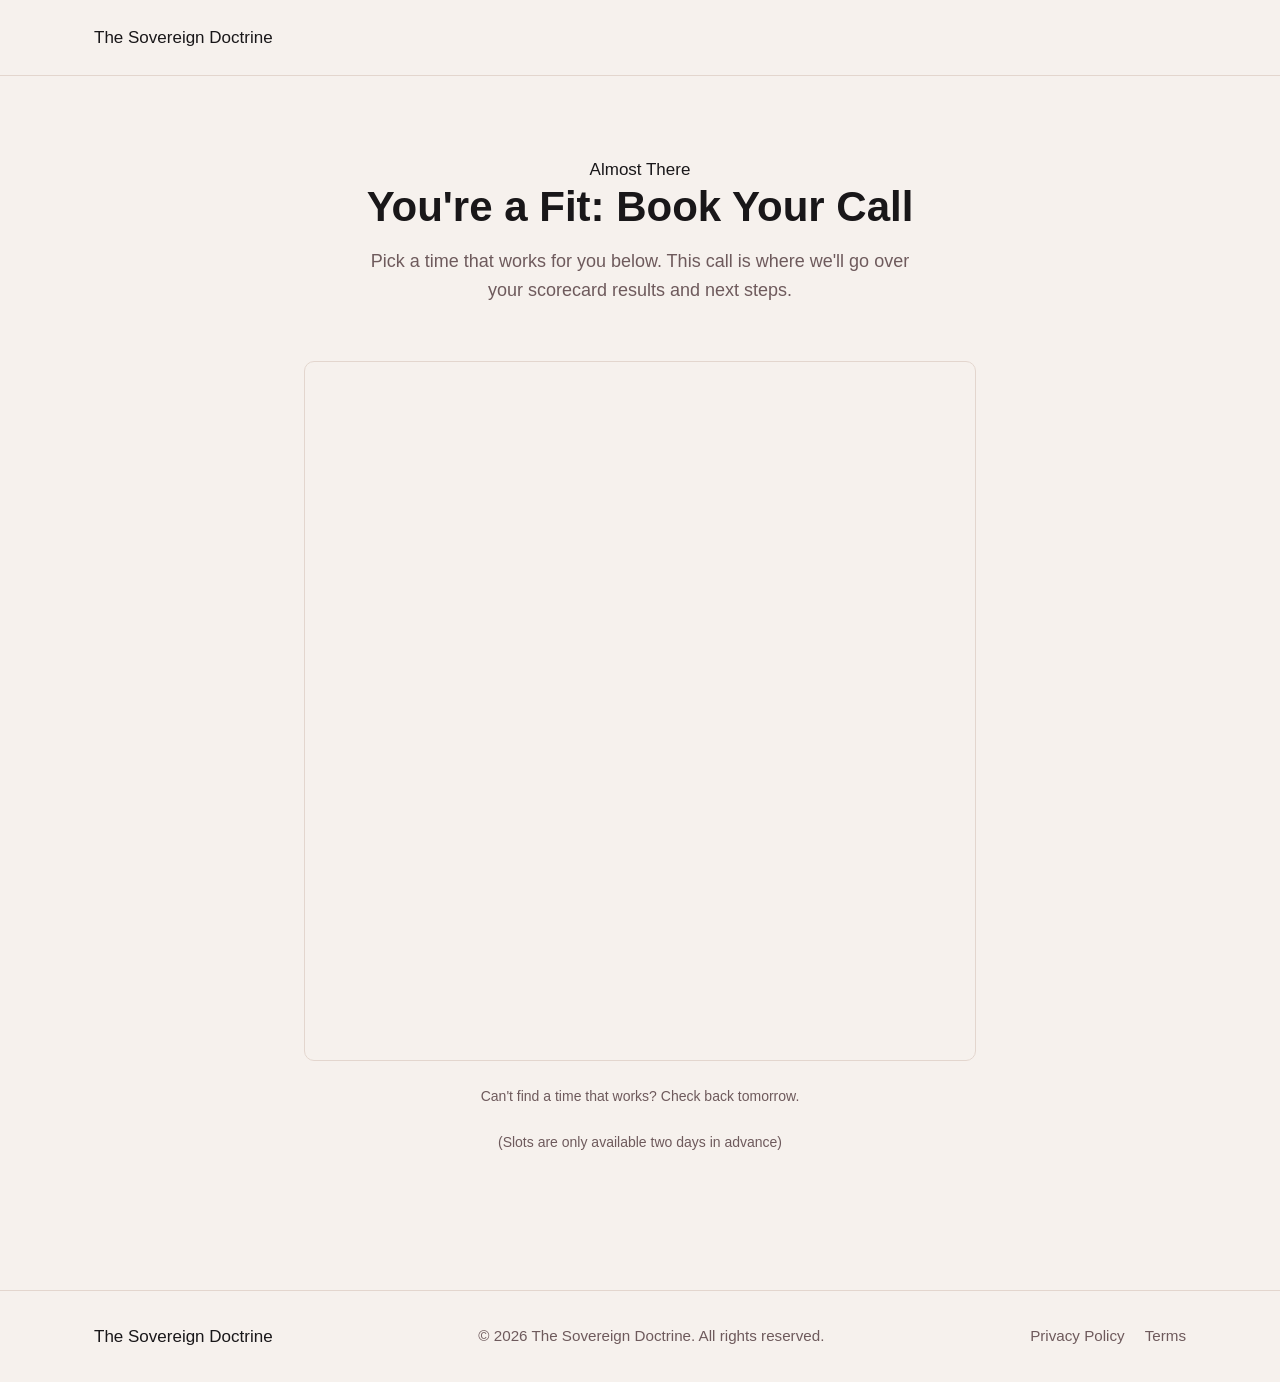
<file: booking.html>
<!DOCTYPE html>
<html lang="en">
<head>
<meta charset="UTF-8" />
<meta name="viewport" content="width=device-width, initial-scale=1.0" />
<title>Book Your Call | The Sovereign Doctrine</title>
<link rel="icon" href="assets/favicon.ico?v=2" sizes="48x48" />
<link rel="icon" type="image/png" sizes="32x32" href="assets/favicon-32.png?v=2" />
<link rel="icon" type="image/png" sizes="192x192" href="assets/favicon-192.png?v=2" />
<link rel="apple-touch-icon" href="assets/apple-touch-icon.png?v=2" />
<link rel="stylesheet" href="css/styles.css?v=27" />
<link href="https://assets.calendly.com/assets/external/widget.css" rel="stylesheet" />
</head>
<body>

<div class="booking-topbar">
  <div class="container">
    <a href="index.html" class="logo">The Sovereign Doctrine</a>
  </div>
</div>

<section class="section booking-section reveal">
  <div class="container narrow" style="text-align:center;">
    <span class="eyebrow">Almost There</span>
    <h1 class="section-title">You're a Fit: Book Your Call</h1>
    <p class="section-subtitle" style="margin-left:auto; margin-right:auto;">Pick a time that works for you below. This call is where we'll go over your scorecard results and next steps.</p>

    <!-- Prefilled via Calendly.initInlineWidget() in js/booking.js using
         the name/email/phone passed in the URL from the application form. -->
    <div id="calendly-embed" class="calendly-embed reveal" style="min-width:320px;height:700px;"></div>

    <p class="booking-note">Can't find a time that works? Check back tomorrow.</p>
    <p class="booking-note">(Slots are only available two days in advance)</p>
  </div>
</section>

<!-- ================= FOOTER ================= -->
<footer class="site-footer">
  <div class="container footer-inner">
    <a href="index.html" class="logo">The Sovereign Doctrine</a>
    <p class="footer-copy">© 2026 The Sovereign Doctrine. All rights reserved.</p>
    <div class="footer-links">
      <a href="privacy.html">Privacy Policy</a>
      <a href="terms.html">Terms</a>
    </div>
  </div>
</footer>

<script src="js/main.js?v=4"></script>
<script src="https://assets.calendly.com/assets/external/widget.js"></script>
<script src="js/booking.js?v=2"></script>
</body>
</html>
</file>
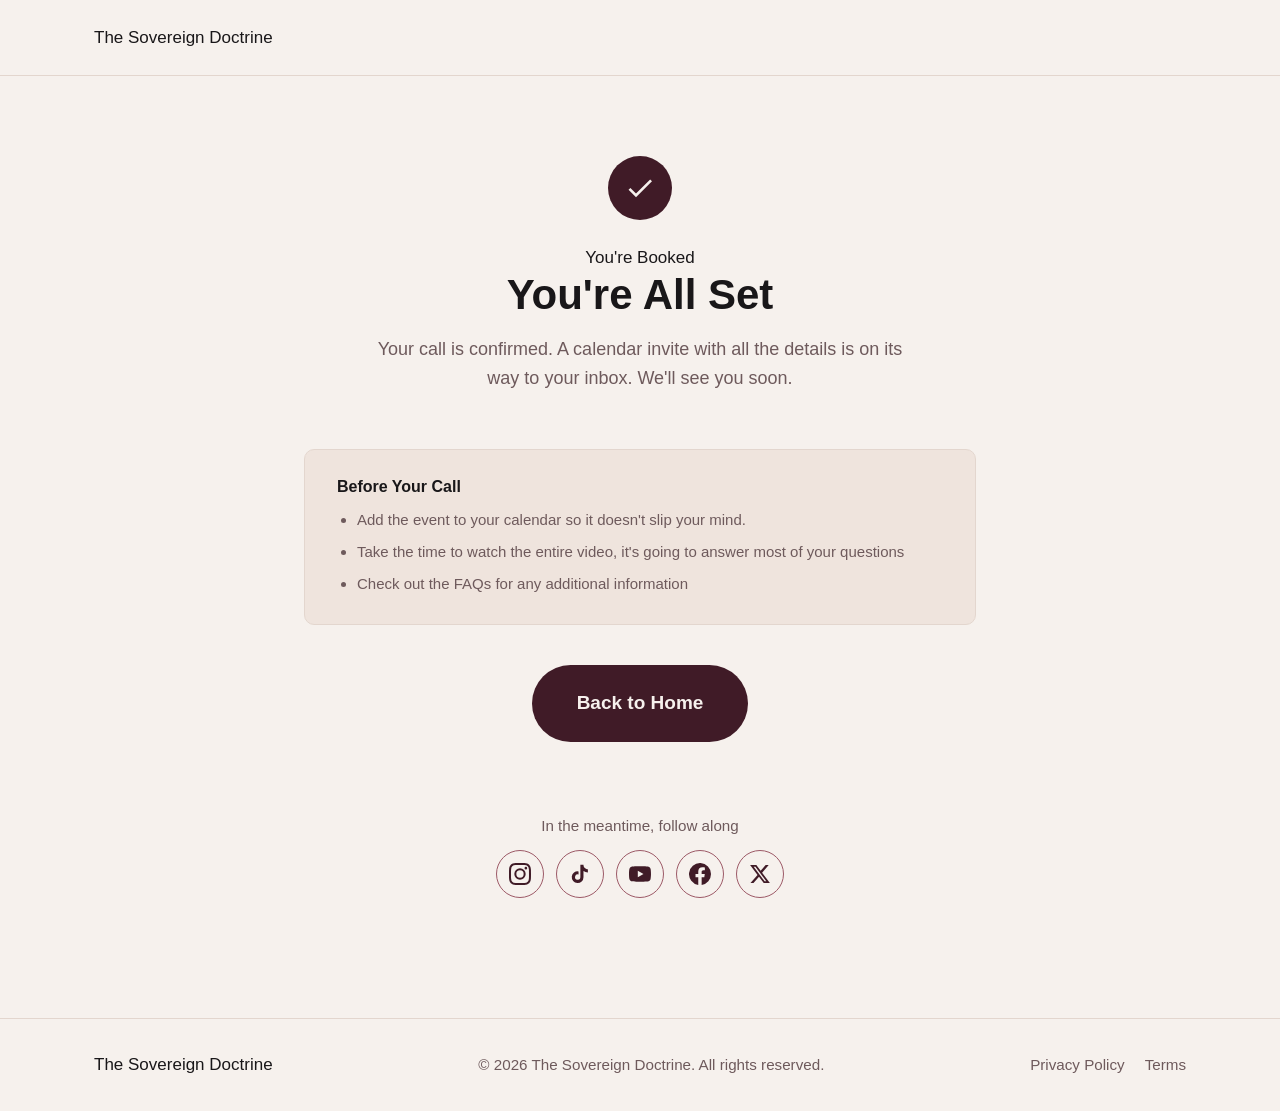
<file: confirmation.html>
<!DOCTYPE html>
<html lang="en">
<head>
<meta charset="UTF-8" />
<meta name="viewport" content="width=device-width, initial-scale=1.0" />
<title>You're Booked | The Sovereign Doctrine</title>
<link rel="icon" href="assets/favicon.ico?v=2" sizes="48x48" />
<link rel="icon" type="image/png" sizes="32x32" href="assets/favicon-32.png?v=2" />
<link rel="icon" type="image/png" sizes="192x192" href="assets/favicon-192.png?v=2" />
<link rel="apple-touch-icon" href="assets/apple-touch-icon.png?v=2" />
<link rel="stylesheet" href="css/styles.css?v=27" />

<!--
  ============================================================
  CONVERSION TRACKING — this page only loads after a visitor
  has successfully booked a call, so it's the right place to
  fire a "scheduled a call" conversion event.

  The base pixel snippet for each platform (the one that loads
  the library and calls `init`) needs to live on EVERY page —
  usually in the <head>, or shipped once via Google Tag Manager.
  Only the conversion/event call below belongs on this page.
  Uncomment and fill in your real IDs when ready.

  Meta (Facebook) Pixel — standard event for a booked
  appointment is "Schedule":
    fbq('track', 'Schedule');

  Google Ads conversion:
    gtag('event', 'conversion', {
      'send_to': 'AW-XXXXXXXXX/XXXXXXXXXXXXXXXXXXXX'
    });

  Google Analytics 4 event:
    gtag('event', 'schedule_appointment');

  TikTok Pixel:
    ttq.track('Schedule');
  ============================================================
-->

</head>
<body>

<div class="booking-topbar">
  <div class="container">
    <a href="index.html" class="logo">The Sovereign Doctrine</a>
  </div>
</div>

<section class="section booking-section reveal">
  <div class="container narrow" style="text-align:center;">
    <div class="confirmation-icon" aria-hidden="true">
      <svg viewBox="0 0 24 24" width="32" height="32"><path d="M9 16.2 4.8 12l-1.4 1.4L9 19 21 7l-1.4-1.4z" fill="currentColor"/></svg>
    </div>

    <span class="eyebrow">You're Booked</span>
    <h1 class="section-title" id="confirmationHeadline">You're All Set</h1>
    <p class="section-subtitle" style="margin-left:auto; margin-right:auto;">Your call is confirmed. A calendar invite with all the details is on its way to your inbox. We'll see you soon.</p>

    <div class="confirmation-next">
      <h2 class="confirmation-next-title">Before Your Call</h2>
      <ul class="confirmation-next-list">
        <li>Add the event to your calendar so it doesn't slip your mind.</li>
        <li>Take the time to watch the entire video, it's going to answer most of your questions</li>
        <li>Check out the FAQs for any additional information</li>
      </ul>
    </div>

    <div class="section-cta">
      <a href="index.html" class="btn btn-primary">Back to Home</a>
    </div>

    <div class="thankyou-social">
      <p class="thankyou-social-label">In the meantime, follow along</p>
      <div class="social-links">
        <a href="https://www.instagram.com/sovereigndan1/" class="social-link" target="_blank" rel="noopener noreferrer" aria-label="The Sovereign Doctrine on Instagram"><svg viewBox="0 0 24 24" width="22" height="22" aria-hidden="true"><path fill="currentColor" d="M12 2.2c3.2 0 3.6 0 4.8.1 3.2.1 4.8 1.7 4.9 4.9.1 1.3.1 1.6.1 4.8s0 3.6-.1 4.8c-.1 3.2-1.7 4.8-4.9 4.9-1.3.1-1.6.1-4.8.1s-3.6 0-4.8-.1c-3.3-.1-4.8-1.7-4.9-4.9C2.2 15.6 2.2 15.2 2.2 12s0-3.6.1-4.8C2.4 3.9 4 2.4 7.2 2.3 8.4 2.2 8.8 2.2 12 2.2zM12 0C8.7 0 8.3 0 7.1.1 2.7.3.3 2.7.1 7.1 0 8.3 0 8.7 0 12s0 3.7.1 4.9c.2 4.4 2.6 6.8 7 7C8.3 24 8.7 24 12 24s3.7 0 4.9-.1c4.4-.2 6.8-2.6 7-7 .1-1.2.1-1.6.1-4.9s0-3.7-.1-4.9c-.2-4.4-2.6-6.8-7-7C15.7 0 15.3 0 12 0zm0 5.8a6.2 6.2 0 1 0 0 12.4 6.2 6.2 0 0 0 0-12.4zM12 16a4 4 0 1 1 0-8 4 4 0 0 1 0 8zm6.4-11.8a1.4 1.4 0 1 0 0 2.9 1.4 1.4 0 0 0 0-2.9z"/></svg></a>
        <a href="https://www.tiktok.com/@sovereigndan" class="social-link" target="_blank" rel="noopener noreferrer" aria-label="The Sovereign Doctrine on TikTok"><svg viewBox="0 0 24 24" width="22" height="22" aria-hidden="true"><path fill="currentColor" d="M19.6 6.7a4.8 4.8 0 0 1-3.8-4.2V2h-3.4v13.4a2.9 2.9 0 1 1-2-2.8V9.2a6.4 6.4 0 1 0 5.4 6.3V8.8a8.2 8.2 0 0 0 4.8 1.5V6.9a4.8 4.8 0 0 1-1-.2z"/></svg></a>
        <a href="https://www.youtube.com/@sovereigndan" class="social-link" target="_blank" rel="noopener noreferrer" aria-label="The Sovereign Doctrine on YouTube"><svg viewBox="0 0 24 24" width="22" height="22" aria-hidden="true"><path fill="currentColor" d="M23.5 6.2a3 3 0 0 0-2.1-2.1C19.5 3.6 12 3.6 12 3.6s-7.5 0-9.4.5A3 3 0 0 0 .5 6.2C0 8.1 0 12 0 12s0 3.9.5 5.8a3 3 0 0 0 2.1 2.1c1.9.5 9.4.5 9.4.5s7.5 0 9.4-.5a3 3 0 0 0 2.1-2.1c.5-1.9.5-5.8.5-5.8s0-3.9-.5-5.8zM9.6 15.6V8.4l6.2 3.6-6.2 3.6z"/></svg></a>
        <a href="https://www.facebook.com/sovereigndan" class="social-link" target="_blank" rel="noopener noreferrer" aria-label="The Sovereign Doctrine on Facebook"><svg viewBox="0 0 24 24" width="22" height="22" aria-hidden="true"><path fill="currentColor" d="M24 12a12 12 0 1 0-13.9 11.9v-8.4H7.1V12h3V9.4c0-3 1.8-4.7 4.5-4.7 1.3 0 2.7.2 2.7.2v3h-1.5c-1.5 0-2 .9-2 1.9V12h3.4l-.5 3.5h-2.9v8.4A12 12 0 0 0 24 12z"/></svg></a>
        <a href="https://x.com/sovereigndan1" class="social-link" target="_blank" rel="noopener noreferrer" aria-label="The Sovereign Doctrine on X"><svg viewBox="0 0 24 24" width="22" height="22" aria-hidden="true"><path fill="currentColor" d="M18.2 2.3h3.3l-7.2 8.3 8.5 11.2h-6.7l-5.2-6.8-6 6.8H1.6l7.7-8.8L1.2 2.3H8l4.7 6.2 5.5-6.2zm-1.2 17.5h1.8L7 4.2H5.1l11.9 15.6z"/></svg></a>
      </div>
    </div>
  </div>
</section>

<!-- ================= FOOTER ================= -->
<footer class="site-footer">
  <div class="container footer-inner">
    <a href="index.html" class="logo">The Sovereign Doctrine</a>
    <p class="footer-copy">© 2026 The Sovereign Doctrine. All rights reserved.</p>
    <div class="footer-links">
      <a href="privacy.html">Privacy Policy</a>
      <a href="terms.html">Terms</a>
    </div>
  </div>
</footer>

<script src="js/main.js"></script>
<script src="js/confirmation.js"></script>
</body>
</html>
</file>
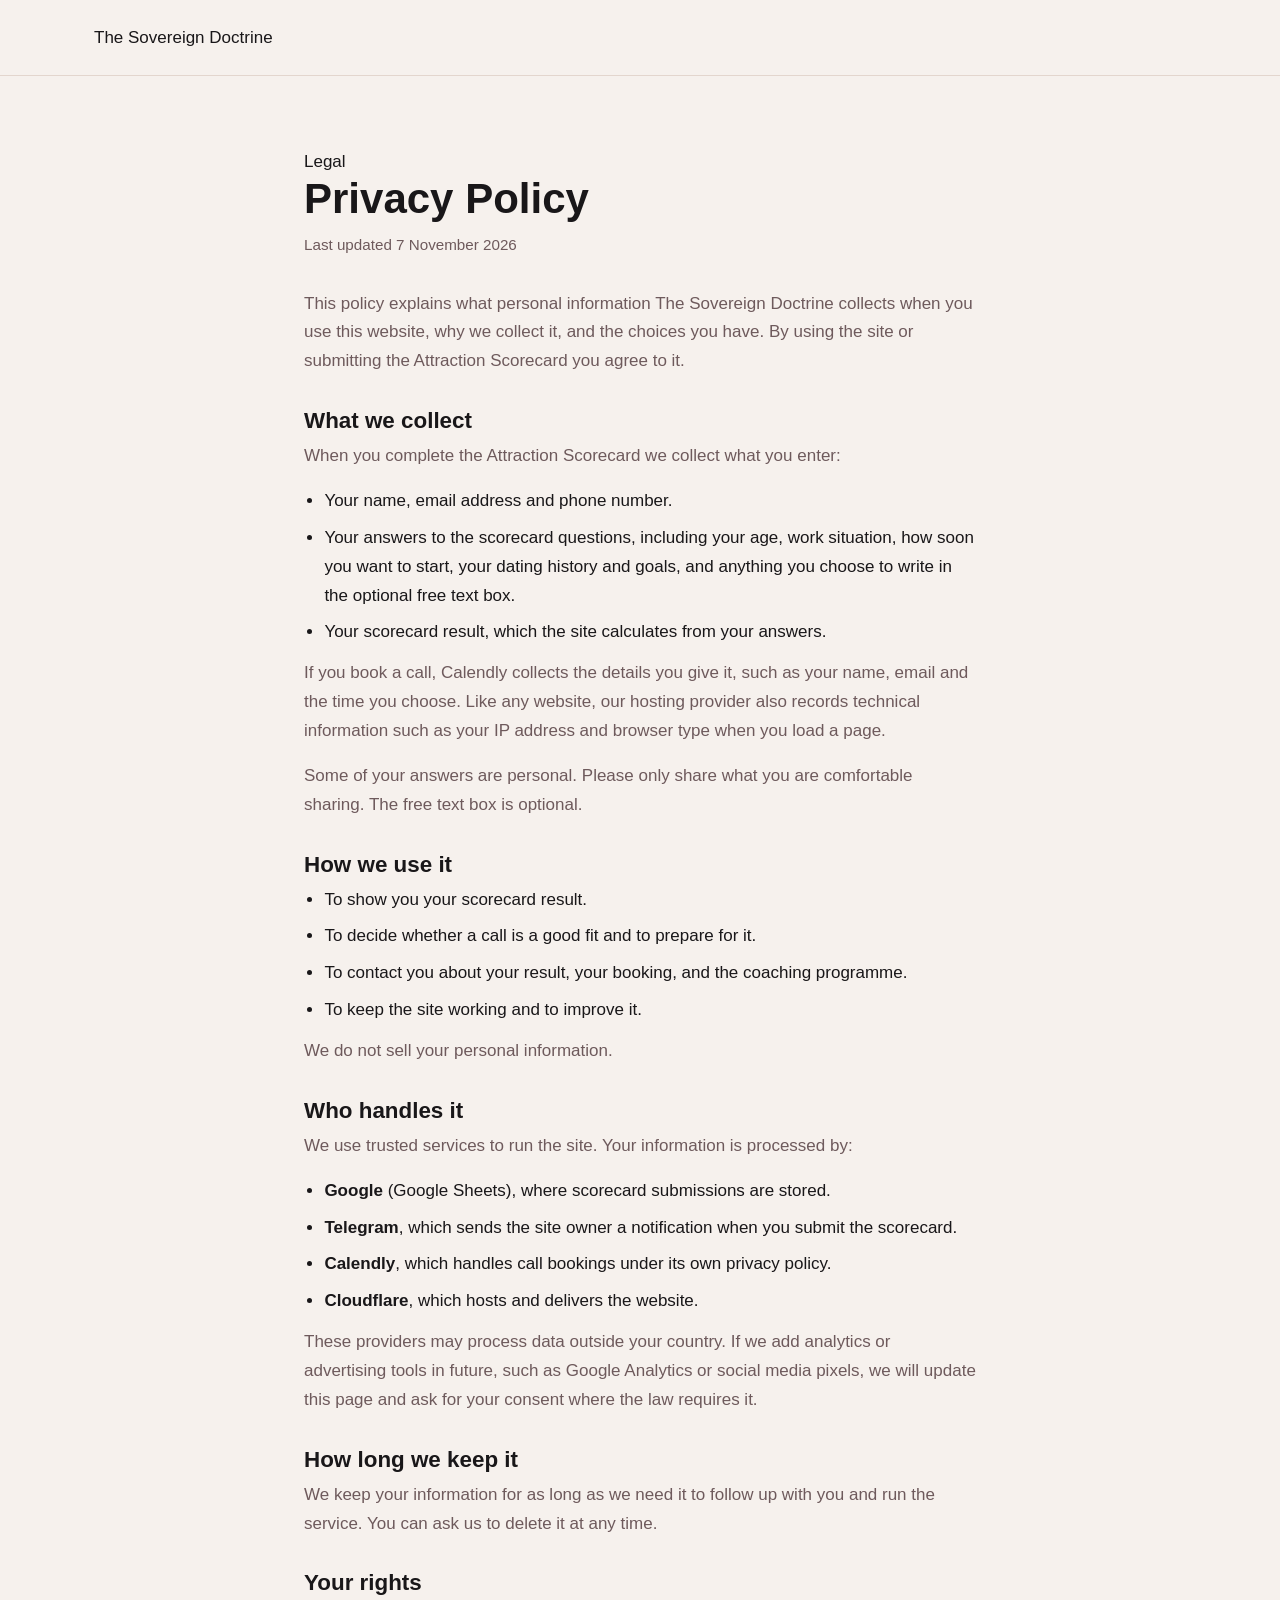
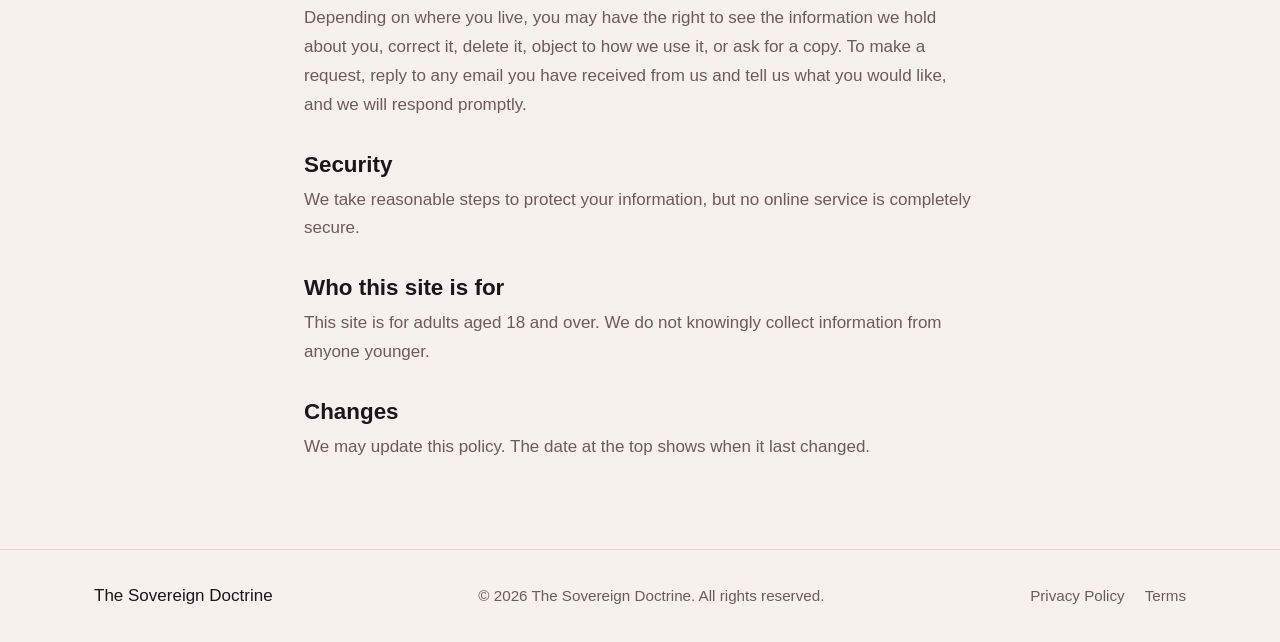
<file: privacy.html>
<!DOCTYPE html>
<html lang="en">
<head>
<meta charset="UTF-8" />
<meta name="viewport" content="width=device-width, initial-scale=1.0" />
<title>Privacy Policy | The Sovereign Doctrine</title>
<meta name="robots" content="noindex" />
<link rel="icon" href="assets/favicon.ico?v=2" sizes="48x48" />
<link rel="icon" type="image/png" sizes="32x32" href="assets/favicon-32.png?v=2" />
<link rel="icon" type="image/png" sizes="192x192" href="assets/favicon-192.png?v=2" />
<link rel="apple-touch-icon" href="assets/apple-touch-icon.png?v=2" />
<meta name="theme-color" content="#401b27" />
<link rel="stylesheet" href="css/styles.css?v=27" />
</head>
<body>

<div class="booking-topbar">
  <div class="container">
    <a href="index.html" class="logo">The Sovereign Doctrine</a>
  </div>
</div>

<section class="section legal">
  <div class="container narrow">
    <span class="eyebrow">Legal</span>
    <h1 class="section-title">Privacy Policy</h1>
    <p class="legal-updated">Last updated 7 November 2026</p>

    <p>This policy explains what personal information The Sovereign Doctrine collects when you use this website, why we collect it, and the choices you have. By using the site or submitting the Attraction Scorecard you agree to it.</p>

    <h2>What we collect</h2>
    <p>When you complete the Attraction Scorecard we collect what you enter:</p>
    <ul>
      <li>Your name, email address and phone number.</li>
      <li>Your answers to the scorecard questions, including your age, work situation, how soon you want to start, your dating history and goals, and anything you choose to write in the optional free text box.</li>
      <li>Your scorecard result, which the site calculates from your answers.</li>
    </ul>
    <p>If you book a call, Calendly collects the details you give it, such as your name, email and the time you choose. Like any website, our hosting provider also records technical information such as your IP address and browser type when you load a page.</p>
    <p>Some of your answers are personal. Please only share what you are comfortable sharing. The free text box is optional.</p>

    <h2>How we use it</h2>
    <ul>
      <li>To show you your scorecard result.</li>
      <li>To decide whether a call is a good fit and to prepare for it.</li>
      <li>To contact you about your result, your booking, and the coaching programme.</li>
      <li>To keep the site working and to improve it.</li>
    </ul>
    <p>We do not sell your personal information.</p>

    <h2>Who handles it</h2>
    <p>We use trusted services to run the site. Your information is processed by:</p>
    <ul>
      <li><strong>Google</strong> (Google Sheets), where scorecard submissions are stored.</li>
      <li><strong>Telegram</strong>, which sends the site owner a notification when you submit the scorecard.</li>
      <li><strong>Calendly</strong>, which handles call bookings under its own privacy policy.</li>
      <li><strong>Cloudflare</strong>, which hosts and delivers the website.</li>
    </ul>
    <p>These providers may process data outside your country. If we add analytics or advertising tools in future, such as Google Analytics or social media pixels, we will update this page and ask for your consent where the law requires it.</p>

    <h2>How long we keep it</h2>
    <p>We keep your information for as long as we need it to follow up with you and run the service. You can ask us to delete it at any time.</p>

    <h2>Your rights</h2>
    <p>Depending on where you live, you may have the right to see the information we hold about you, correct it, delete it, object to how we use it, or ask for a copy. To make a request, reply to any email you have received from us and tell us what you would like, and we will respond promptly.</p>

    <h2>Security</h2>
    <p>We take reasonable steps to protect your information, but no online service is completely secure.</p>

    <h2>Who this site is for</h2>
    <p>This site is for adults aged 18 and over. We do not knowingly collect information from anyone younger.</p>

    <h2>Changes</h2>
    <p>We may update this policy. The date at the top shows when it last changed.</p>

  </div>
</section>

<footer class="site-footer">
  <div class="container footer-inner">
    <a href="index.html" class="logo">The Sovereign Doctrine</a>
    <p class="footer-copy">© 2026 The Sovereign Doctrine. All rights reserved.</p>
    <div class="footer-links">
      <a href="privacy.html">Privacy Policy</a>
      <a href="terms.html">Terms</a>
    </div>
  </div>
</footer>

</body>
</html>
</file>
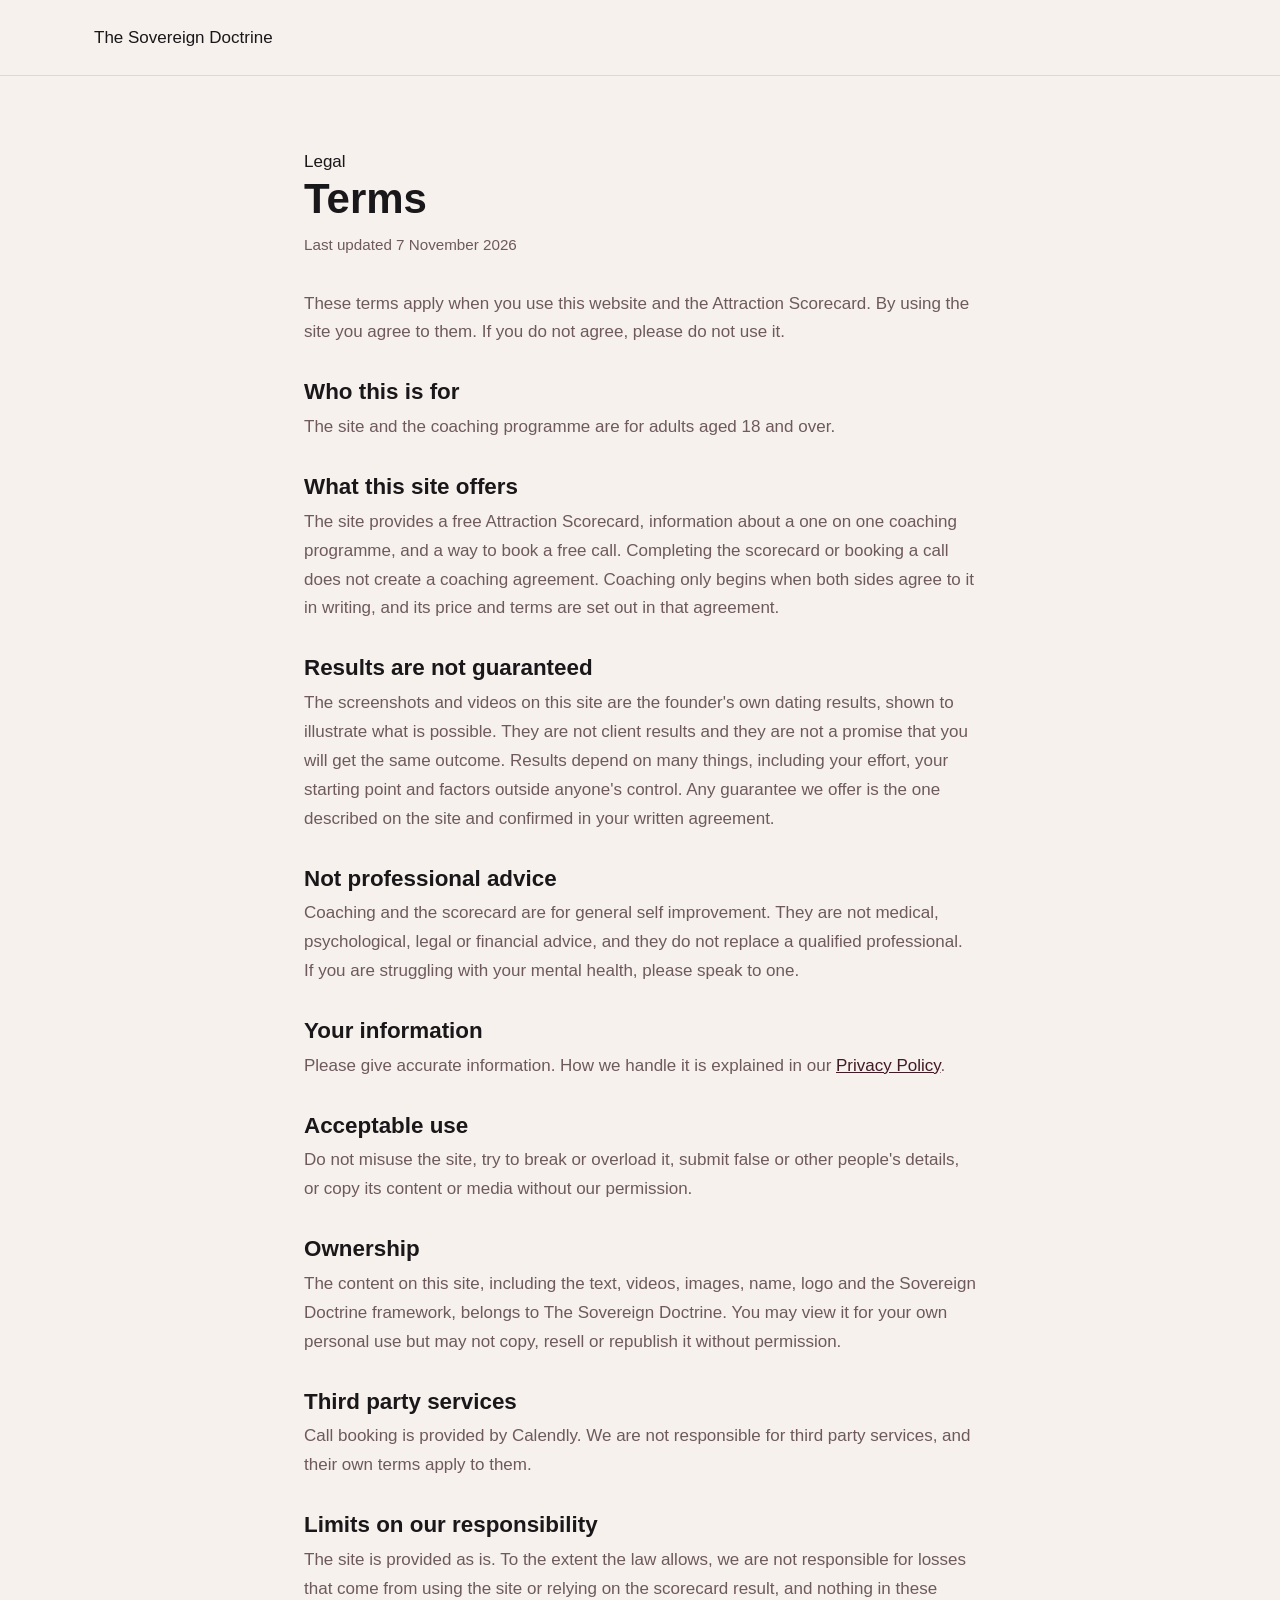
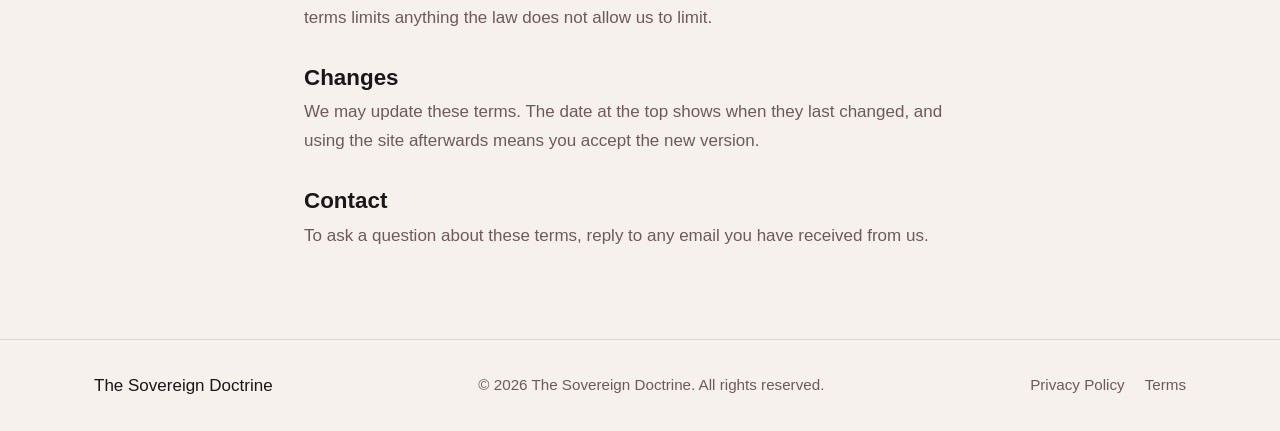
<file: terms.html>
<!DOCTYPE html>
<html lang="en">
<head>
<meta charset="UTF-8" />
<meta name="viewport" content="width=device-width, initial-scale=1.0" />
<title>Terms | The Sovereign Doctrine</title>
<meta name="robots" content="noindex" />
<link rel="icon" href="assets/favicon.ico?v=2" sizes="48x48" />
<link rel="icon" type="image/png" sizes="32x32" href="assets/favicon-32.png?v=2" />
<link rel="icon" type="image/png" sizes="192x192" href="assets/favicon-192.png?v=2" />
<link rel="apple-touch-icon" href="assets/apple-touch-icon.png?v=2" />
<meta name="theme-color" content="#401b27" />
<link rel="stylesheet" href="css/styles.css?v=27" />
</head>
<body>

<div class="booking-topbar">
  <div class="container">
    <a href="index.html" class="logo">The Sovereign Doctrine</a>
  </div>
</div>

<section class="section legal">
  <div class="container narrow">
    <span class="eyebrow">Legal</span>
    <h1 class="section-title">Terms</h1>
    <p class="legal-updated">Last updated 7 November 2026</p>

    <p>These terms apply when you use this website and the Attraction Scorecard. By using the site you agree to them. If you do not agree, please do not use it.</p>

    <h2>Who this is for</h2>
    <p>The site and the coaching programme are for adults aged 18 and over.</p>

    <h2>What this site offers</h2>
    <p>The site provides a free Attraction Scorecard, information about a one on one coaching programme, and a way to book a free call. Completing the scorecard or booking a call does not create a coaching agreement. Coaching only begins when both sides agree to it in writing, and its price and terms are set out in that agreement.</p>

    <h2>Results are not guaranteed</h2>
    <p>The screenshots and videos on this site are the founder's own dating results, shown to illustrate what is possible. They are not client results and they are not a promise that you will get the same outcome. Results depend on many things, including your effort, your starting point and factors outside anyone's control. Any guarantee we offer is the one described on the site and confirmed in your written agreement.</p>

    <h2>Not professional advice</h2>
    <p>Coaching and the scorecard are for general self improvement. They are not medical, psychological, legal or financial advice, and they do not replace a qualified professional. If you are struggling with your mental health, please speak to one.</p>

    <h2>Your information</h2>
    <p>Please give accurate information. How we handle it is explained in our <a href="privacy.html">Privacy Policy</a>.</p>

    <h2>Acceptable use</h2>
    <p>Do not misuse the site, try to break or overload it, submit false or other people's details, or copy its content or media without our permission.</p>

    <h2>Ownership</h2>
    <p>The content on this site, including the text, videos, images, name, logo and the Sovereign Doctrine framework, belongs to The Sovereign Doctrine. You may view it for your own personal use but may not copy, resell or republish it without permission.</p>

    <h2>Third party services</h2>
    <p>Call booking is provided by Calendly. We are not responsible for third party services, and their own terms apply to them.</p>

    <h2>Limits on our responsibility</h2>
    <p>The site is provided as is. To the extent the law allows, we are not responsible for losses that come from using the site or relying on the scorecard result, and nothing in these terms limits anything the law does not allow us to limit.</p>

    <h2>Changes</h2>
    <p>We may update these terms. The date at the top shows when they last changed, and using the site afterwards means you accept the new version.</p>

    <h2>Contact</h2>
    <p>To ask a question about these terms, reply to any email you have received from us.</p>

  </div>
</section>

<footer class="site-footer">
  <div class="container footer-inner">
    <a href="index.html" class="logo">The Sovereign Doctrine</a>
    <p class="footer-copy">© 2026 The Sovereign Doctrine. All rights reserved.</p>
    <div class="footer-links">
      <a href="privacy.html">Privacy Policy</a>
      <a href="terms.html">Terms</a>
    </div>
  </div>
</footer>

</body>
</html>
</file>
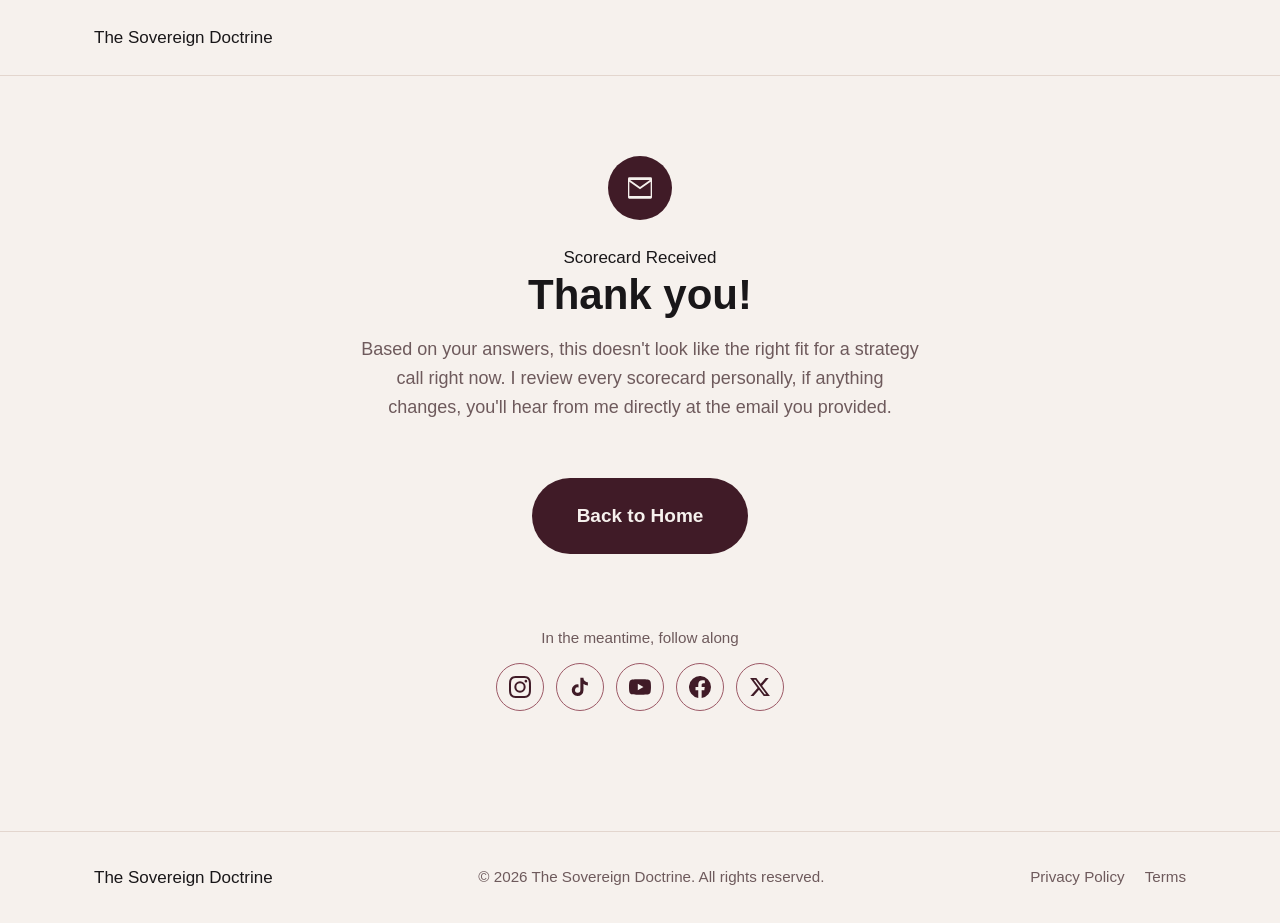
<file: thank-you.html>
<!DOCTYPE html>
<html lang="en">
<head>
<meta charset="UTF-8" />
<meta name="viewport" content="width=device-width, initial-scale=1.0" />
<title>Scorecard Received | The Sovereign Doctrine</title>
<link rel="icon" href="assets/favicon.ico?v=2" sizes="48x48" />
<link rel="icon" type="image/png" sizes="32x32" href="assets/favicon-32.png?v=2" />
<link rel="icon" type="image/png" sizes="192x192" href="assets/favicon-192.png?v=2" />
<link rel="apple-touch-icon" href="assets/apple-touch-icon.png?v=2" />
<link rel="stylesheet" href="css/styles.css?v=27" />
</head>
<body>

<div class="booking-topbar">
  <div class="container">
    <a href="index.html" class="logo">The Sovereign Doctrine</a>
  </div>
</div>

<section class="section booking-section reveal">
  <div class="container narrow" style="text-align:center;">
    <div class="confirmation-icon" aria-hidden="true">
      <svg viewBox="0 0 24 24" width="32" height="32"><path d="M4 4h16a1 1 0 0 1 1 1v14a1 1 0 0 1-1 1H4a1 1 0 0 1-1-1V5a1 1 0 0 1 1-1zm16 3.4-8 5.6-8-5.6V18h16V7.4zM4.6 6l7.4 5.2L19.4 6H4.6z" fill="currentColor"/></svg>
    </div>

    <span class="eyebrow">Scorecard Received</span>
    <h1 class="section-title" id="thankYouHeadline">Thank you!</h1>
    <p class="section-subtitle" style="margin-left:auto; margin-right:auto;">Based on your answers, this doesn't look like the right fit for a strategy call right now. I review every scorecard personally, if anything changes, you'll hear from me directly at the email you provided.</p>

    <div class="section-cta">
      <a href="index.html" class="btn btn-primary">Back to Home</a>
    </div>

    <div class="thankyou-social">
      <p class="thankyou-social-label">In the meantime, follow along</p>
      <div class="social-links">
        <a href="https://www.instagram.com/sovereigndan1/" class="social-link" target="_blank" rel="noopener noreferrer" aria-label="The Sovereign Doctrine on Instagram"><svg viewBox="0 0 24 24" width="22" height="22" aria-hidden="true"><path fill="currentColor" d="M12 2.2c3.2 0 3.6 0 4.8.1 3.2.1 4.8 1.7 4.9 4.9.1 1.3.1 1.6.1 4.8s0 3.6-.1 4.8c-.1 3.2-1.7 4.8-4.9 4.9-1.3.1-1.6.1-4.8.1s-3.6 0-4.8-.1c-3.3-.1-4.8-1.7-4.9-4.9C2.2 15.6 2.2 15.2 2.2 12s0-3.6.1-4.8C2.4 3.9 4 2.4 7.2 2.3 8.4 2.2 8.8 2.2 12 2.2zM12 0C8.7 0 8.3 0 7.1.1 2.7.3.3 2.7.1 7.1 0 8.3 0 8.7 0 12s0 3.7.1 4.9c.2 4.4 2.6 6.8 7 7C8.3 24 8.7 24 12 24s3.7 0 4.9-.1c4.4-.2 6.8-2.6 7-7 .1-1.2.1-1.6.1-4.9s0-3.7-.1-4.9c-.2-4.4-2.6-6.8-7-7C15.7 0 15.3 0 12 0zm0 5.8a6.2 6.2 0 1 0 0 12.4 6.2 6.2 0 0 0 0-12.4zM12 16a4 4 0 1 1 0-8 4 4 0 0 1 0 8zm6.4-11.8a1.4 1.4 0 1 0 0 2.9 1.4 1.4 0 0 0 0-2.9z"/></svg></a>
        <a href="https://www.tiktok.com/@sovereigndan" class="social-link" target="_blank" rel="noopener noreferrer" aria-label="The Sovereign Doctrine on TikTok"><svg viewBox="0 0 24 24" width="22" height="22" aria-hidden="true"><path fill="currentColor" d="M19.6 6.7a4.8 4.8 0 0 1-3.8-4.2V2h-3.4v13.4a2.9 2.9 0 1 1-2-2.8V9.2a6.4 6.4 0 1 0 5.4 6.3V8.8a8.2 8.2 0 0 0 4.8 1.5V6.9a4.8 4.8 0 0 1-1-.2z"/></svg></a>
        <a href="https://www.youtube.com/@sovereigndan" class="social-link" target="_blank" rel="noopener noreferrer" aria-label="The Sovereign Doctrine on YouTube"><svg viewBox="0 0 24 24" width="22" height="22" aria-hidden="true"><path fill="currentColor" d="M23.5 6.2a3 3 0 0 0-2.1-2.1C19.5 3.6 12 3.6 12 3.6s-7.5 0-9.4.5A3 3 0 0 0 .5 6.2C0 8.1 0 12 0 12s0 3.9.5 5.8a3 3 0 0 0 2.1 2.1c1.9.5 9.4.5 9.4.5s7.5 0 9.4-.5a3 3 0 0 0 2.1-2.1c.5-1.9.5-5.8.5-5.8s0-3.9-.5-5.8zM9.6 15.6V8.4l6.2 3.6-6.2 3.6z"/></svg></a>
        <a href="https://www.facebook.com/sovereigndan" class="social-link" target="_blank" rel="noopener noreferrer" aria-label="The Sovereign Doctrine on Facebook"><svg viewBox="0 0 24 24" width="22" height="22" aria-hidden="true"><path fill="currentColor" d="M24 12a12 12 0 1 0-13.9 11.9v-8.4H7.1V12h3V9.4c0-3 1.8-4.7 4.5-4.7 1.3 0 2.7.2 2.7.2v3h-1.5c-1.5 0-2 .9-2 1.9V12h3.4l-.5 3.5h-2.9v8.4A12 12 0 0 0 24 12z"/></svg></a>
        <a href="https://x.com/sovereigndan1" class="social-link" target="_blank" rel="noopener noreferrer" aria-label="The Sovereign Doctrine on X"><svg viewBox="0 0 24 24" width="22" height="22" aria-hidden="true"><path fill="currentColor" d="M18.2 2.3h3.3l-7.2 8.3 8.5 11.2h-6.7l-5.2-6.8-6 6.8H1.6l7.7-8.8L1.2 2.3H8l4.7 6.2 5.5-6.2zm-1.2 17.5h1.8L7 4.2H5.1l11.9 15.6z"/></svg></a>
      </div>
    </div>
  </div>
</section>

<!-- ================= FOOTER ================= -->
<footer class="site-footer">
  <div class="container footer-inner">
    <a href="index.html" class="logo">The Sovereign Doctrine</a>
    <p class="footer-copy">© 2026 The Sovereign Doctrine. All rights reserved.</p>
    <div class="footer-links">
      <a href="privacy.html">Privacy Policy</a>
      <a href="terms.html">Terms</a>
    </div>
  </div>
</footer>

<script src="js/main.js"></script>
<script src="js/thank-you.js?v=2"></script>
</body>
</html>
</file>
<file: css/styles.css>
/* =========================================================
   THEME VARIABLES — swap these when the real color scheme
   and typography are decided. Everything below references
   these tokens, so changing values here restyles the site.
   ========================================================= */
:root {
  /* Burgundy / black / ivory — editorial, sophisticated direction:
     ivory backgrounds, black text, burgundy for buttons and accent
     surfaces (dark bands, the guarantee section's punchline card). */
  --color-bg: #f6f1ed;
  --color-bg-alt: #efe4dd;
  --color-text: #191719;
  --color-text-muted: #6e5a5c;
  --color-border: #e3d6ce;
  --color-primary: #401b27;
  --color-primary-contrast: #f6f1ed;
  --color-accent: #9c5966;

  --font-heading: -apple-system, BlinkMacSystemFont, "Segoe UI", Helvetica, Arial, sans-serif;
  --font-body: -apple-system, BlinkMacSystemFont, "Segoe UI", Helvetica, Arial, sans-serif;

  --max-width: 1140px;
  --max-width-narrow: 720px;

  --radius: 10px;
  --transition-fast: 0.2s ease;
  --transition-med: 0.5s cubic-bezier(0.16, 1, 0.3, 1);

  /* -------------------------------------------------------
     Build-spec tokens (added for the sections below built to
     landing-page-build-spec.md). Where a concept already had
     an equivalent token above (color-bg, color-text, color-
     border, radius, max-width) the new sections reuse those
     directly rather than duplicating a second system — the
     hero and how-it-works sections were kept as-is and their
     existing rules must not shift. Only genuinely new tokens
     (surface, positive/negative markers, fluid type scale,
     spacing scale, card shadow) are added here.
     ------------------------------------------------------- */
  --color-surface: var(--color-bg-alt);
  --color-accent-text: var(--color-primary-contrast);
  --color-positive: #1a7f4e;
  --color-negative: #b3261e;

  --font-display: var(--font-heading);

  --step--1: clamp(0.83rem, 0.8rem + 0.2vw, 0.95rem);
  --step-0: clamp(1rem, 0.95rem + 0.25vw, 1.0625rem);
  --step-1: clamp(1.2rem, 1.1rem + 0.5vw, 1.4rem);
  --step-2: clamp(1.5rem, 1.3rem + 1vw, 2rem);
  --step-3: clamp(2rem, 1.6rem + 2vw, 3rem);
  --step-4: clamp(2.5rem, 1.9rem + 3vw, 4rem);

  --space-1: 4px;
  --space-2: 8px;
  --space-3: 12px;
  --space-4: 20px;
  --space-5: 32px;
  --space-6: 48px;
  --space-7: 72px;
  --space-8: 104px;

  --radius-sm: 8px;
  --radius-lg: 20px;
  --shadow-card: 0 16px 32px -16px rgba(0, 0, 0, 0.15);

  --maxw-text: 62ch;
  --maxw-page: 1120px;
}

* { box-sizing: border-box; }

html { scroll-behavior: smooth; }

body {
  margin: 0;
  font-family: var(--font-body);
  font-size: 17px;
  color: var(--color-text);
  background: var(--color-bg);
  line-height: 1.6;
  -webkit-font-smoothing: antialiased;
}

.prose { max-width: var(--maxw-text); margin-left: auto; margin-right: auto; }

h1, h2, h3 { font-family: var(--font-heading); font-weight: 700; margin: 0 0 16px; line-height: 1.15; }

p { margin: 0 0 16px; color: var(--color-text-muted); }

a { color: inherit; text-decoration: none; }

img { max-width: 100%; display: block; }

.container {
  max-width: var(--max-width);
  margin: 0 auto;
  padding: 0 24px;
}

.container.narrow { max-width: var(--max-width-narrow); }

.section { padding: 120px 0; }

.section-title { font-size: clamp(28px, 4vw, 42px); }

.section-subtitle {
  font-size: 18px;
  max-width: 560px;
  margin-bottom: 56px;
}

/* =========================================================
   BUTTONS
   ========================================================= */
.btn {
  display: inline-flex;
  align-items: center;
  justify-content: center;
  padding: 22px 44px;
  border-radius: 999px;
  font-weight: 600;
  font-size: 19px;
  transition: transform var(--transition-fast), box-shadow var(--transition-fast), background var(--transition-fast), opacity var(--transition-fast);
  cursor: pointer;
  border: 1px solid transparent;
  white-space: nowrap;
}

.btn-primary {
  background: var(--color-primary);
  color: var(--color-primary-contrast);
}

.btn-primary:hover { transform: translateY(-2px); box-shadow: 0 10px 24px rgba(0,0,0,0.15); }

.btn-ghost {
  background: transparent;
  color: var(--color-text);
  border-color: var(--color-border);
}

.btn-ghost:hover { border-color: var(--color-text); }

.section-cta {
  display: flex;
  justify-content: center;
  margin-top: 40px;
}

/* =========================================================
   1. HERO
   ========================================================= */
.hero {
  position: relative;
  padding: 140px 0 120px;
  text-align: center;
  overflow: hidden;
  isolation: isolate;
}

.hero-bg {
  position: absolute;
  inset: 0;
  z-index: -2;
  background-image: url("../assets/hero-bg.jpg");
  background-size: cover;
  background-position: center;
}

.hero-overlay {
  position: absolute;
  inset: 0;
  z-index: -1;
  background: linear-gradient(180deg, rgba(10,10,12,0.55) 0%, rgba(10,10,12,0.72) 100%);
}

.hero-inner { display: flex; flex-direction: column; align-items: center; }

.hero-headline {
  font-size: clamp(34px, 6vw, 64px);
  max-width: 900px;
  letter-spacing: -0.02em;
  color: #ffffff;
}

.hero-subheadline {
  font-size: clamp(16px, 2vw, 20px);
  max-width: 620px;
  margin-bottom: 48px;
  color: rgba(255, 255, 255, 0.82);
}

.video-wrapper {
  width: 100%;
  max-width: 860px;
}

.video-frame {
  position: relative;
  width: 100%;
  aspect-ratio: 16 / 9;
  border-radius: var(--radius);
  overflow: hidden;
  box-shadow: 0 30px 60px -20px rgba(0,0,0,0.35);
  background: #191719;
}

.vsl-video {
  width: 100%;
  height: 100%;
  display: block;
  object-fit: cover;
}

/* center play/pause button — hidden until the video frame is hovered */
.video-center-play {
  position: absolute;
  top: 50%;
  left: 50%;
  transform: translate(-50%, -50%);
  width: 84px;
  height: 84px;
  border-radius: 50%;
  border: 1px solid rgba(255,255,255,0.5);
  background: rgba(255,255,255,0.15);
  box-shadow: 0 4px 24px rgba(0,0,0,0.3);
  color: #fff;
  display: flex;
  align-items: center;
  justify-content: center;
  cursor: pointer;
  backdrop-filter: blur(3px);
  opacity: 0;
  pointer-events: none;
  transition: opacity var(--transition-fast), background var(--transition-fast), transform var(--transition-fast);
}

.video-center-play svg { filter: drop-shadow(0 1px 3px rgba(0,0,0,0.6)); }

.video-frame:hover .video-center-play,
.video-center-play:focus-visible {
  opacity: 1;
  pointer-events: auto;
}

.video-center-play:hover {
  background: rgba(255,255,255,0.28);
  transform: translate(-50%, -50%) scale(1.05);
}

.video-center-play .icon-play { display: none; }
.video-center-play.is-paused .icon-pause { display: none; }
.video-center-play.is-paused .icon-play { display: block; }

/* bottom scrub bar: elapsed time / progress track / remaining time / mute */
.video-bottom-bar {
  position: absolute;
  left: 0;
  right: 0;
  bottom: 0;
  display: flex;
  align-items: center;
  gap: 10px;
  padding: 10px 14px 12px;
  background: linear-gradient(180deg, rgba(0,0,0,0) 0%, rgba(0,0,0,0.75) 100%);
}

.video-time {
  color: #fff;
  font-size: 12px;
  font-variant-numeric: tabular-nums;
  min-width: 32px;
  text-align: center;
  flex-shrink: 0;
}

.video-progress {
  flex: 1;
  padding: 8px 0;
  cursor: pointer;
  touch-action: none;
}

.video-progress-track {
  position: relative;
  width: 100%;
  height: 4px;
  border-radius: 999px;
  background: rgba(255,255,255,0.3);
}

.video-progress-fill {
  position: absolute;
  left: 0;
  top: 0;
  bottom: 0;
  width: 0%;
  background: #fff;
  border-radius: 999px;
}

.video-progress-thumb {
  position: absolute;
  top: 50%;
  left: 0%;
  width: 12px;
  height: 12px;
  border-radius: 50%;
  background: #fff;
  transform: translate(-50%, -50%);
  box-shadow: 0 0 0 3px rgba(255,255,255,0.25);
  opacity: 0;
  transition: opacity var(--transition-fast);
}

.video-progress:hover .video-progress-thumb,
.video-progress.is-dragging .video-progress-thumb { opacity: 1; }

.video-mute-btn {
  flex-shrink: 0;
  width: 28px;
  height: 28px;
  border: none;
  background: transparent;
  color: #fff;
  display: flex;
  align-items: center;
  justify-content: center;
  cursor: pointer;
}

.video-mute-btn .icon-unmuted { display: none; }
.video-mute-btn.is-unmuted .icon-muted { display: none; }
.video-mute-btn.is-unmuted .icon-unmuted { display: block; }

/* quality selector */
.video-quality { position: relative; flex-shrink: 0; }

.video-quality-btn {
  width: 28px;
  height: 28px;
  border: none;
  background: transparent;
  color: #fff;
  display: flex;
  align-items: center;
  justify-content: center;
  cursor: pointer;
  transition: transform var(--transition-fast);
}

.video-quality-btn:hover { transform: rotate(20deg); }

.video-quality-menu {
  position: absolute;
  right: 0;
  bottom: 36px;
  min-width: 88px;
  background: rgba(20,20,22,0.95);
  border: 1px solid rgba(255,255,255,0.15);
  border-radius: 8px;
  overflow: hidden;
  display: none;
  flex-direction: column;
  box-shadow: 0 12px 28px rgba(0,0,0,0.4);
}

.video-quality.is-open .video-quality-menu { display: flex; }

.video-quality-option {
  padding: 8px 14px;
  border: none;
  background: none;
  color: rgba(255,255,255,0.75);
  font-size: 13px;
  text-align: left;
  cursor: pointer;
}

.video-quality-option:hover { background: rgba(255,255,255,0.1); color: #fff; }
.video-quality-option.is-active { color: #fff; font-weight: 700; }

/* fullscreen toggle */
.video-fullscreen-btn {
  flex-shrink: 0;
  width: 28px;
  height: 28px;
  border: none;
  background: transparent;
  color: #fff;
  display: flex;
  align-items: center;
  justify-content: center;
  cursor: pointer;
}

.video-fullscreen-btn .icon-collapse { display: none; }
.video-fullscreen-btn.is-fullscreen .icon-expand { display: none; }
.video-fullscreen-btn.is-fullscreen .icon-collapse { display: block; }

.video-frame:fullscreen { display: flex; align-items: center; }
.video-frame:fullscreen .vsl-video { height: 100%; }

/* =========================================================
   2. APPLICATION FORM (same section as hero video)
   ========================================================= */
.hero-form-label {
  margin-top: 40px;
  margin-bottom: 20px;
  font-size: 15px;
  font-weight: 600;
  color: rgba(255, 255, 255, 0.75);
}

.multistep-form {
  width: 100%;
  max-width: 640px;
  margin: 0 auto;
  border: 1px solid var(--color-border);
  border-radius: var(--radius);
  padding: 40px 36px;
  background: var(--color-bg-alt);
  text-align: left;
  box-shadow: 0 30px 60px -24px rgba(0,0,0,0.45);
}

@media (max-width: 560px) {
  .multistep-form { padding: 28px 20px; }
}

/* progress */
.form-progress { margin-bottom: 32px; }

.form-progress-bar {
  height: 6px;
  border-radius: 999px;
  background: var(--color-border);
  overflow: hidden;
  margin-bottom: 10px;
}

.form-progress-fill {
  height: 100%;
  width: 25%;
  background: var(--color-primary);
  border-radius: 999px;
  transition: width var(--transition-med);
}

.form-progress-label {
  font-size: 13px;
  font-weight: 600;
  letter-spacing: 0.04em;
  text-transform: uppercase;
  color: var(--color-text-muted);
}

/* steps */
.form-step {
  display: none;
  animation: formStepIn 0.4s cubic-bezier(0.16, 1, 0.3, 1);
}

.form-step.is-active { display: block; }

@keyframes formStepIn {
  from { opacity: 0; transform: translateX(16px); }
  to { opacity: 1; transform: translateX(0); }
}

.form-step-title { font-size: 22px; margin-bottom: 24px; }

.form-field { margin-bottom: 22px; }

.form-field label,
.form-field-label {
  display: block;
  font-size: 14px;
  font-weight: 600;
  color: var(--color-text);
  margin-bottom: 8px;
}

.form-field input[type="text"],
.form-field input[type="email"],
.form-field input[type="tel"],
.form-field select,
.form-field textarea {
  width: 100%;
  padding: 13px 16px;
  border-radius: 8px;
  border: 1px solid var(--color-border);
  background: #ffffff;
  font-family: var(--font-body);
  font-size: 15px;
  color: var(--color-text);
  transition: border-color var(--transition-fast), box-shadow var(--transition-fast);
}

.form-field textarea { resize: vertical; }

.form-field input:focus,
.form-field select:focus,
.form-field textarea:focus {
  outline: none;
  border-color: var(--color-primary);
  box-shadow: 0 0 0 3px rgba(22, 22, 26, 0.08);
}

.form-field input:invalid.touched,
.form-field select:invalid.touched,
.form-field textarea:invalid.touched {
  border-color: #c0392b;
}

/* Phone number field with a country-code selector — the outer
   .phone-input provides the single bordered box; the button and
   the tel input inside it sit borderless so it reads as one field. */
.phone-input {
  position: relative;
  display: flex;
  align-items: stretch;
  border: 1px solid var(--color-border);
  border-radius: 8px;
  background: #ffffff;
  transition: border-color var(--transition-fast), box-shadow var(--transition-fast);
}

.phone-input:focus-within {
  border-color: var(--color-primary);
  box-shadow: 0 0 0 3px rgba(22, 22, 26, 0.08);
}

.phone-input:has(input:invalid.touched) {
  border-color: #c0392b;
}

.form-field .phone-input input[type="tel"] {
  flex: 1;
  min-width: 0;
  border: none;
  border-radius: 0;
  box-shadow: none !important;
}

.form-field .phone-input input[type="tel"]:focus {
  border-color: transparent;
  box-shadow: none;
}

.phone-country-btn {
  display: flex;
  align-items: center;
  gap: 6px;
  flex-shrink: 0;
  padding: 0 10px;
  border: none;
  border-right: 1px solid var(--color-border);
  background: transparent;
  font-family: var(--font-body);
  font-size: 15px;
  color: var(--color-text);
  cursor: pointer;
}

.phone-country-btn:hover { background: var(--color-bg-alt); }
.phone-country-caret { color: var(--color-text-muted); flex-shrink: 0; }

.phone-country-menu {
  position: absolute;
  top: calc(100% + 6px);
  left: 0;
  z-index: 20;
  width: 100%;
  max-height: 260px;
  overflow-y: auto;
  background: #ffffff;
  border: 1px solid var(--color-border);
  border-radius: 8px;
  box-shadow: 0 16px 32px -12px rgba(0, 0, 0, 0.25);
  display: none;
}

.phone-input.is-open .phone-country-menu { display: block; }

.phone-country-option {
  display: flex;
  align-items: center;
  gap: 10px;
  width: 100%;
  padding: 10px 14px;
  border: none;
  background: none;
  font-family: var(--font-body);
  font-size: 14px;
  color: var(--color-text);
  text-align: left;
  cursor: pointer;
}

.phone-country-option:hover,
.phone-country-option.is-active { background: var(--color-bg-alt); }

.phone-country-option-name { flex: 1; }
.phone-country-option-dial { color: var(--color-text-muted); flex-shrink: 0; }

.radio-group { display: flex; flex-direction: column; gap: 10px; }

.radio-option {
  display: flex;
  align-items: center;
  gap: 10px;
  padding: 12px 14px;
  border: 1px solid var(--color-border);
  border-radius: 8px;
  background: #ffffff;
  font-size: 15px;
  cursor: pointer;
  transition: border-color var(--transition-fast), background var(--transition-fast);
}

.radio-option:has(input:checked) {
  border-color: var(--color-primary);
  background: var(--color-bg);
}

.radio-option input { accent-color: var(--color-primary); }

/* nav */
.form-nav {
  display: flex;
  justify-content: space-between;
  align-items: center;
  margin-top: 8px;
}

.form-nav .btn {
  min-width: 110px;
  padding: 14px 28px;
  font-size: 15px;
}
.form-nav .btn:disabled { opacity: 0.6; cursor: not-allowed; }

.form-back { visibility: hidden; }
.form-back.is-visible { visibility: visible; }

.form-submit { display: none; }
.form-submit.is-visible { display: inline-flex; }

/* =========================================================
   3. HOW IT WORKS
   ========================================================= */
.how-it-works { background: var(--color-bg-alt); padding-bottom: 72px; }

.how-it-works .section-title { text-align: center; }

.how-it-works .section-subtitle {
  text-align: center;
  margin-left: auto;
  margin-right: auto;
}

.steps-grid {
  display: grid;
  grid-template-columns: repeat(2, 1fr);
  gap: 32px;
}

@media (max-width: 560px) {
  .steps-grid { grid-template-columns: 1fr; }
}

/* Cards in a grid row are stretched to equal height by default (grid's
   align-items:stretch). Making the card a flex column and pinning the
   image to the bottom with margin-top:auto means that extra stretched
   space always lands above the image, not below it — so images in the
   same row line up no matter how long a card's description runs, at
   any viewport width. A fixed pixel min-height can't do this reliably
   since text reflows differently as the row narrows. */
.step-card {
  display: flex;
  flex-direction: column;
  background: var(--color-bg);
  border: 1px solid var(--color-border);
  border-radius: var(--radius);
  padding: 32px 24px;
  transition: transform var(--transition-fast), box-shadow var(--transition-fast);
}

.step-card:hover {
  transform: translateY(-4px);
  box-shadow: 0 16px 32px -16px rgba(0,0,0,0.15);
}

.step-number {
  font-size: 14px;
  font-weight: 700;
  color: var(--color-accent);
  margin-bottom: 16px;
  text-align: center;
}

.step-title { font-size: 19px; margin-bottom: 8px; text-align: center; }
.step-desc { font-size: 15px; margin-bottom: 20px; text-align: center; }

.step-image-placeholder {
  aspect-ratio: 16 / 10;
  margin-top: auto;
  background: var(--color-bg-alt);
  border-radius: var(--radius);
  overflow: hidden;
  display: flex;
  align-items: center;
  justify-content: center;
  color: var(--color-text-muted);
  font-size: 14px;
  text-align: center;
}

.step-image-placeholder img {
  width: 100%;
  height: 100%;
  object-fit: cover;
  display: block;
}

/* =========================================================
   QUALIFY — who this is for / who this isn't
   ========================================================= */
.qualify { background: var(--color-bg); }

.qualify .section-title { text-align: center; margin-bottom: var(--space-6); }

.qualify-grid {
  display: grid;
  grid-template-columns: 1fr;
  gap: var(--space-5);
}

@media (min-width: 900px) {
  .qualify-grid { grid-template-columns: 1fr 1fr; align-items: stretch; }
}

.qualify-panel {
  padding: var(--space-5);
  border-radius: var(--radius-lg);
  transition: transform var(--transition-fast), box-shadow var(--transition-fast),
    border-color var(--transition-fast), background var(--transition-fast);
}

.qualify-panel:hover { transform: translateY(-8px); }

.qualify-panel h3 { font-size: var(--step-1); margin-bottom: var(--space-4); }

.qualify-for {
  background: var(--color-surface);
  border: 1px solid var(--color-border);
  box-shadow: var(--shadow-card);
}

/* The glow (the "0 0 Npx" shadow layer) is what sells "lighting up" —
   a plain offset drop-shadow just reads as elevation, and a border
   color change alone reads as an outline, not a light source. Same
   treatment as the guarantee section's outcome cards. */
.qualify-for:hover {
  background: var(--color-bg);
  box-shadow: 0 24px 48px -18px rgba(22, 22, 26, 0.35), 0 0 48px rgba(22, 22, 26, 0.18);
}

.qualify-notfor {
  background: transparent;
  border: 1px dashed var(--color-border);
}

.qualify-notfor:hover {
  background: var(--color-surface);
  border-style: solid;
  box-shadow: 0 24px 48px -18px rgba(22, 22, 26, 0.35), 0 0 48px rgba(22, 22, 26, 0.18);
}

.qualify-notfor h3 { color: var(--color-text-muted); }

.qualify-list {
  list-style: none;
  margin: 0;
  padding: 0;
  display: flex;
  flex-direction: column;
  gap: var(--space-3);
}

.qualify-list li {
  position: relative;
  padding-left: 32px;
  font-size: var(--step-0);
}

.qualify-list-positive li::before,
.qualify-list-negative li::before {
  content: "";
  position: absolute;
  left: 0;
  top: 3px;
  width: 20px;
  height: 20px;
  background-repeat: no-repeat;
  background-position: center;
  background-size: contain;
}

.qualify-list-positive li::before {
  background-image: url("data:image/svg+xml,%3Csvg xmlns='http://www.w3.org/2000/svg' viewBox='0 0 24 24'%3E%3Cpath fill='%231a7f4e' d='M9 16.2 4.8 12l-1.4 1.4L9 19 21 7l-1.4-1.4z'/%3E%3C/svg%3E");
}

.qualify-list-negative li {
  color: var(--color-text-muted);
}

.qualify-list-negative li::before {
  background-image: url("data:image/svg+xml,%3Csvg xmlns='http://www.w3.org/2000/svg' viewBox='0 0 24 24'%3E%3Cpath fill='%23b3261e' d='M18.3 5.71 12 12l6.3 6.29-1.41 1.42L10.59 13.4 4.3 19.71 2.89 18.3 9.17 12 2.89 5.71 4.3 4.29l6.29 6.3 6.29-6.3z'/%3E%3C/svg%3E");
}

/* =========================================================
   PROOF STRIP
   ========================================================= */
.proof { background: var(--color-surface); }

.proof .section-title { text-align: center; }

.proof-intro {
  text-align: center;
  max-width: var(--maxw-text);
  margin: 0 auto var(--space-6);
  font-size: var(--step-0);
}

.proof-images {
  display: grid;
  grid-template-columns: minmax(0, 1fr) minmax(0, 1fr);
  gap: var(--space-3);
  margin-bottom: var(--space-6);
}

.proof-image {
  margin: 0;
}

.proof-carousel {
  position: relative;
  width: 100%;
  aspect-ratio: 9 / 16;
  background: var(--color-bg-alt);
  border-radius: var(--radius);
  overflow: hidden;
  touch-action: pan-y;
}

.proof-carousel-track {
  display: flex;
  width: 100%;
  height: 100%;
  transition: transform var(--transition-med);
}

.proof-carousel-slide {
  flex: 0 0 100%;
  width: 100%;
  height: 100%;
  display: flex;
  align-items: center;
  justify-content: center;
  text-align: center;
  color: var(--color-text-muted);
  font-size: var(--step--1);
}

.proof-carousel-slide img {
  width: 100%;
  height: 100%;
  object-fit: cover;
  display: block;
}

.proof-image figcaption {
  margin-top: var(--space-2);
  text-align: center;
  font-size: var(--step--1);
  font-weight: 600;
  color: var(--color-text-muted);
  text-transform: uppercase;
  letter-spacing: 0.06em;
}

.proof-stats {
  display: flex;
  flex-direction: column;
  align-items: center;
  gap: var(--space-5);
  text-align: center;
  margin-bottom: var(--space-5);
}

.proof-stat-value {
  display: block;
  font-size: var(--step-3);
  font-weight: 700;
  font-family: var(--font-display);
}

.proof-stat-caption {
  display: block;
  font-size: var(--step--1);
  color: var(--color-text-muted);
}

.proof-disclaimer {
  text-align: center;
  font-size: var(--step--1);
  max-width: var(--maxw-text);
  margin: 0 auto;
}

@media (min-width: 640px) {
  .proof-images { max-width: 640px; margin-left: auto; margin-right: auto; margin-bottom: var(--space-7); }

  /* A fixed width per stat (rather than letting each one shrink-wrap its
     own caption) keeps the row compact instead of stretching edge to
     edge, while still fixing the visual skew: without this, one long
     caption ("First dates landed after my profile overhaul") sizes its
     item far wider than the others, dragging the row's visual weight to
     one side even though the flex container itself centers correctly.
     Wrapping the long caption onto multiple lines inside a matching
     fixed width keeps all three stats visually even. */
  .proof-stats { flex-direction: row; justify-content: center; align-items: flex-start; gap: var(--space-6); }
  .proof-stat { flex: 0 0 140px; }
}

/* =========================================================
   PILLAR ROW
   ========================================================= */
.pillars { background: var(--color-bg); padding-top: var(--space-7); padding-bottom: var(--space-7); }

.pillars .section-title { text-align: center; margin-bottom: var(--space-6); }

.pillar-row {
  display: grid;
  grid-template-columns: repeat(2, 1fr);
  gap: var(--space-5);
  text-align: center;
}

@media (min-width: 640px) {
  .pillar-row { grid-template-columns: repeat(4, 1fr); }
}

.pillar-icon {
  width: 40px;
  height: 40px;
  margin: 0 auto var(--space-3);
  color: var(--color-text);
}

.pillar-icon svg { width: 100%; height: 100%; }

.pillar-label { font-weight: 700; font-size: var(--step-0); }

/* =========================================================
   GUARANTEE
   ========================================================= */
.guarantee-variant { background: var(--color-bg); }

.guarantee-title-center { text-align: center; margin-left: auto; margin-right: auto; }

.guarantee-subtitle-center {
  text-align: center;
  max-width: var(--maxw-text);
  margin-left: auto;
  margin-right: auto;
}

.guarantee-outcome-grid {
  display: grid;
  grid-template-columns: 1fr;
  gap: var(--space-5);
}

@media (min-width: 900px) {
  .guarantee-outcome-grid { grid-template-columns: repeat(3, 1fr); align-items: stretch; }
}

.guarantee-outcome-card {
  padding: var(--space-5);
  border-radius: var(--radius-lg);
  text-align: center;
  transition: transform var(--transition-fast), box-shadow var(--transition-fast),
    border-color var(--transition-fast), background var(--transition-fast);
}

.guarantee-outcome-card:hover { transform: translateY(-8px); }

.guarantee-outcome-hit {
  background: var(--color-surface);
  border: 1px solid var(--color-border);
  box-shadow: var(--shadow-card);
}

/* The glow (the "0 0 Npx" shadow layer) is what sells "lighting up" —
   a plain offset drop-shadow just reads as elevation, and a border
   color change alone reads as an outline, not a light source. */
.guarantee-outcome-hit:hover {
  background: var(--color-bg);
  box-shadow: 0 24px 48px -18px rgba(22, 22, 26, 0.35), 0 0 48px rgba(22, 22, 26, 0.18);
}

.guarantee-outcome-miss {
  background: transparent;
  border: 1px dashed var(--color-border);
}

.guarantee-outcome-miss:hover {
  background: var(--color-surface);
  border-style: solid;
  box-shadow: 0 24px 48px -18px rgba(22, 22, 26, 0.35), 0 0 48px rgba(22, 22, 26, 0.18);
}

/* The synthesis card that ties the other two together — styled as the
   punchline, not just a third neutral option. */
.guarantee-outcome-win {
  background: var(--color-primary);
  color: var(--color-primary-contrast);
  box-shadow: var(--shadow-card);
}

/* Literally lights up on hover: the dark card brightens, gets a warm
   halo instead of just a shadow, since a shadow alone can't read as a
   "spotlight" against an already-dark background. */
.guarantee-outcome-win:hover {
  background: #582a3c;
  box-shadow: 0 24px 48px -18px rgba(0, 0, 0, 0.55), 0 0 60px rgba(255, 255, 255, 0.2);
}

.guarantee-outcome-icon {
  width: 52px;
  height: 52px;
  margin: 0 auto var(--space-4);
  border-radius: 50%;
  display: flex;
  align-items: center;
  justify-content: center;
  background: var(--color-bg);
  border: 1px solid var(--color-border);
  color: var(--color-primary);
}

.guarantee-outcome-card h3 { font-size: var(--step-1); margin-bottom: var(--space-2); }
.guarantee-outcome-card p { color: var(--color-text-muted); }

/* These three come after the generic h3/p/icon rules above on purpose:
   same specificity (one class + element), so whichever is declared
   last in the file wins. Declaring them earlier silently lost to the
   generic .guarantee-outcome-card p rule, which is why the first pass
   at brightening this text had no visible effect. */
.guarantee-outcome-win h3 { color: var(--color-primary-contrast); }
.guarantee-outcome-win p { color: rgba(255, 255, 255, 0.92); }
.guarantee-outcome-win .guarantee-outcome-icon {
  background: rgba(255, 255, 255, 0.1);
  border-color: rgba(255, 255, 255, 0.25);
  color: var(--color-primary-contrast);
}

/* =========================================================
   FAQ
   ========================================================= */
.faq { background: var(--color-surface); }

.faq .section-title { text-align: center; }

.faq-list {
  display: flex;
  flex-direction: column;
  gap: var(--space-3);
}

.faq-item {
  background: var(--color-bg);
  border: 1px solid var(--color-border);
  border-radius: var(--radius);
  overflow: hidden;
}

.faq-item summary {
  display: flex;
  align-items: center;
  justify-content: space-between;
  gap: var(--space-4);
  min-height: 56px;
  padding: var(--space-4);
  font-size: var(--step-0);
  font-weight: 600;
  color: var(--color-text);
  cursor: pointer;
  list-style: none;
}

.faq-item summary::-webkit-details-marker { display: none; }
.faq-item summary::marker { content: ""; }

.faq-chevron {
  flex-shrink: 0;
  width: 20px;
  height: 20px;
  color: var(--color-text-muted);
  transition: transform var(--transition-fast);
}

.faq-item[open] .faq-chevron { transform: rotate(180deg); }

.faq-answer-body {
  padding: 0 var(--space-4) var(--space-4);
  font-size: var(--step-0);
  color: var(--color-text-muted);
}

.faq-answer-body a { color: var(--color-primary); text-decoration: underline; }

/* =========================================================
   FINAL CTA — visually distinct closing band
   ========================================================= */
.final-cta {
  background: var(--color-primary);
  color: var(--color-primary-contrast);
  text-align: center;
}

.final-cta .section-title { color: var(--color-primary-contrast); }

.final-cta-support {
  font-size: var(--step-0);
  color: rgba(255, 255, 255, 0.75);
  max-width: var(--maxw-text);
  margin: 0 auto var(--space-6);
}

.final-cta .btn-primary {
  background: #ffffff;
  color: var(--color-primary);
}

.cta-sublabel {
  display: block;
  margin-top: var(--space-3);
  font-size: var(--step--1);
  color: rgba(255, 255, 255, 0.65);
}

.final-cta-scarcity {
  margin-top: var(--space-5);
  font-size: var(--step--1);
  color: rgba(255, 255, 255, 0.55);
}

/* =========================================================
   FOOTER — legal only, minimal
   ========================================================= */
.site-footer {
  border-top: 1px solid var(--color-border);
  padding: var(--space-5) 0;
}

.footer-inner {
  display: flex;
  align-items: center;
  justify-content: space-between;
  flex-wrap: wrap;
  gap: var(--space-4);
}

.footer-copy { font-size: var(--step--1); margin: 0; }

.footer-links { display: flex; gap: var(--space-4); }
.footer-links a { font-size: var(--step--1); color: var(--color-text-muted); }
.footer-links a:hover { color: var(--color-text); }

/* =========================================================
   STICKY MOBILE CTA BAR
   ========================================================= */
.sticky-cta {
  position: fixed;
  left: 0;
  right: 0;
  bottom: 0;
  z-index: 200;
  padding: 8px 16px calc(8px + env(safe-area-inset-bottom));
  background: var(--color-bg);
  border-top: 1px solid var(--color-border);
  transform: translateY(100%);
  visibility: hidden;
  transition: transform var(--transition-med), visibility 0s linear var(--transition-med);
}

.sticky-cta.is-visible {
  transform: translateY(0);
  visibility: visible;
  transition: transform var(--transition-med);
}

.sticky-cta .btn { width: 100%; min-height: 48px; }

@media (min-width: 900px) {
  .sticky-cta { display: none; }
}

@media (prefers-reduced-motion: reduce) {
  .sticky-cta { transition: none; }
}

/* =========================================================
   BOOKING PAGE
   ========================================================= */
.booking-topbar {
  padding: 24px 0;
  border-bottom: 1px solid var(--color-border);
}

.booking-section { padding-top: 80px; }

.calendly-embed {
  margin-top: 24px;
  border: 1px solid var(--color-border);
  border-radius: var(--radius);
  overflow: hidden;
}

.booking-note {
  margin-top: 24px;
  font-size: 14px;
}

.confirmation-icon {
  width: 64px;
  height: 64px;
  border-radius: 50%;
  background: var(--color-primary);
  color: var(--color-primary-contrast);
  display: flex;
  align-items: center;
  justify-content: center;
  margin: 0 auto 24px;
}

.confirmation-next {
  margin-top: 40px;
  padding: 28px 32px;
  background: var(--color-bg-alt);
  border: 1px solid var(--color-border);
  border-radius: var(--radius);
  text-align: left;
}

.confirmation-next-title {
  font-size: 16px;
  margin-bottom: 12px;
}

.confirmation-next-list {
  margin: 0;
  padding-left: 20px;
  color: var(--color-text-muted);
  font-size: 15px;
}

.confirmation-next-list li { margin-bottom: 8px; }
.confirmation-next-list li:last-child { margin-bottom: 0; }

/* =========================================================
   SCROLL REVEAL EFFECTS
   ========================================================= */
.reveal {
  opacity: 0;
  transform: translateY(32px);
  transition: opacity 0.9s cubic-bezier(0.16, 1, 0.3, 1),
              transform 0.9s cubic-bezier(0.16, 1, 0.3, 1);
  will-change: opacity, transform;
}

.reveal.in-view {
  opacity: 1;
  transform: translateY(0);
}

/* Directional variants — same fade + IntersectionObserver mechanism as
   .reveal, just a different starting transform. Used sparingly on
   paired/contrasting content (two-up panels, before/after) and on
   single closing moments (scale), so the motion has some rhythm
   instead of every section fading up the same way. */
.reveal-left { transform: translateX(-48px); }
.reveal-left.in-view { transform: translateX(0); }

.reveal-right { transform: translateX(48px); }
.reveal-right.in-view { transform: translateX(0); }

.reveal-scale { transform: scale(0.92); }
.reveal-scale.in-view { transform: scale(1); }

/* stagger children of grids that are marked reveal individually */
.steps-grid .step-card.reveal:nth-child(1) { transition-delay: 0s; }
.steps-grid .step-card.reveal:nth-child(2) { transition-delay: 0.08s; }
.steps-grid .step-card.reveal:nth-child(3) { transition-delay: 0.16s; }
.steps-grid .step-card.reveal:nth-child(4) { transition-delay: 0.24s; }

.faq-list .faq-item.reveal:nth-child(1) { transition-delay: 0s; }
.faq-list .faq-item.reveal:nth-child(2) { transition-delay: 0.06s; }
.faq-list .faq-item.reveal:nth-child(3) { transition-delay: 0.12s; }
.faq-list .faq-item.reveal:nth-child(4) { transition-delay: 0.18s; }
.faq-list .faq-item.reveal:nth-child(5) { transition-delay: 0.24s; }

.pillar-row .pillar.reveal:nth-child(1) { transition-delay: 0s; }
.pillar-row .pillar.reveal:nth-child(2) { transition-delay: 0.1s; }
.pillar-row .pillar.reveal:nth-child(3) { transition-delay: 0.2s; }
.pillar-row .pillar.reveal:nth-child(4) { transition-delay: 0.3s; }

.proof-images .proof-image.reveal-left { transition-delay: 0.1s; }
.proof-images .proof-image.reveal-right { transition-delay: 0.2s; }
.proof-stats.reveal-scale { transition-delay: 0.3s; }

@media (prefers-reduced-motion: reduce) {
  .reveal,
  .reveal.in-view,
  .reveal-left,
  .reveal-left.in-view,
  .reveal-right,
  .reveal-right.in-view,
  .reveal-scale,
  .reveal-scale.in-view {
    opacity: 1;
    transform: none;
    transition: none;
  }
  html { scroll-behavior: auto; }
}

/* =========================================================
   ATTRACTION SCORECARD
   The questions reuse the .form-step styles above. This block is
   only what the scorecard adds: the contact step note and the
   results screen that replaces the questions after submit.
   ========================================================= */
.multistep-form form[hidden],
.multistep-form .form-progress[hidden],
.scorecard-results[hidden] { display: none !important; }

.form-step-note {
  margin: -8px 0 var(--space-4);
  font-size: var(--step--1);
  color: var(--color-text-muted);
}

.scorecard-results {
  text-align: center;
  padding: var(--space-3) 0 var(--space-2);
}

.scorecard-score-ring {
  display: inline-flex;
  flex-direction: column;
  align-items: center;
  justify-content: center;
  width: 148px;
  height: 148px;
  border-radius: 50%;
  border: 6px solid var(--color-accent);
  background: var(--color-bg);
  margin-bottom: var(--space-4);
}

.scorecard-score-value {
  font-size: 52px;
  font-weight: 700;
  line-height: 1;
  color: var(--color-primary);
}

.scorecard-score-max {
  margin-top: 4px;
  font-size: var(--step--1);
  color: var(--color-text-muted);
}

.scorecard-results-heading { margin-bottom: var(--space-3); }

.scorecard-bottleneck-callout {
  max-width: var(--maxw-text);
  margin: 0 auto var(--space-5);
  font-size: var(--step-0);
}

.scorecard-bar-list {
  display: flex;
  flex-direction: column;
  gap: var(--space-3);
  max-width: 420px;
  margin: 0 auto var(--space-5);
  text-align: left;
}

.scorecard-bar-row {
  display: grid;
  grid-template-columns: 96px 1fr 30px;
  align-items: center;
  gap: var(--space-3);
}

.scorecard-bar-label { font-size: var(--step--1); color: var(--color-text-muted); }

.scorecard-bar-row.is-bottleneck .scorecard-bar-label {
  color: var(--color-primary);
  font-weight: 700;
}

.scorecard-bar-track {
  display: block;
  height: 10px;
  border-radius: 999px;
  background: var(--color-border);
  overflow: hidden;
}

.scorecard-bar-fill {
  display: block;
  height: 100%;
  border-radius: 999px;
  background: var(--color-accent);
}

.scorecard-bar-row.is-bottleneck .scorecard-bar-fill { background: var(--color-primary); }

.scorecard-bar-value {
  font-size: var(--step--1);
  color: var(--color-text-muted);
  text-align: right;
}

.scorecard-results-note {
  max-width: var(--maxw-text);
  margin: 0 auto var(--space-5);
  font-size: var(--step--1);
  color: var(--color-text-muted);
}

.scorecard-cta-note {
  margin-top: var(--space-3);
  font-size: var(--step--1);
  color: var(--color-text-muted);
}

/* ---- richer results: per pillar detail, panels, funnel, echo ---- */
.scorecard-bar-detail {
  grid-column: 2 / 4;
  margin-top: -6px;
  font-size: 12.5px;
  line-height: 1.45;
  color: var(--color-text-muted);
}

.scorecard-panel {
  max-width: 460px;
  margin: 0 auto var(--space-4);
  padding: var(--space-4);
  border-radius: 12px;
  border: 1px solid var(--color-border);
  background: var(--color-bg);
  text-align: left;
}
.scorecard-panel[hidden] { display: none !important; }

.scorecard-panel .scorecard-bar-list { margin: 0 0 var(--space-3); max-width: none; }

.scorecard-panel-title {
  margin: 0 0 var(--space-3);
  font-size: var(--step-0);
  color: var(--color-primary);
}

.scorecard-panel-text {
  margin: 0 0 var(--space-2);
  font-size: var(--step--1);
  color: var(--color-text);
}
.scorecard-panel-text:last-child { margin-bottom: 0; }

.scorecard-panel-action {
  margin: var(--space-2) 0 0;
  padding: var(--space-3);
  border-radius: 8px;
  background: var(--color-bg-alt);
  font-size: var(--step--1);
  color: var(--color-text);
}
.scorecard-panel-action:empty { display: none; }

.funnel-track {
  display: flex;
  align-items: stretch;
  gap: 6px;
  margin-bottom: var(--space-3);
}

.funnel-stage {
  flex: 1 1 0;
  min-width: 0;
  display: flex;
  flex-direction: column;
  gap: 4px;
  padding: 10px 4px;
  border-radius: 8px;
  border: 1px solid var(--color-border);
  background: #ffffff;
  text-align: center;
}
.funnel-stage.is-leak {
  border-color: var(--color-primary);
  background: var(--color-bg-alt);
}

.funnel-stage-title { font-size: 11.5px; color: var(--color-text-muted); }
.funnel-stage-value { font-size: var(--step-0); font-weight: 700; color: var(--color-primary); }

.funnel-arrow {
  align-self: center;
  font-size: 20px;
  line-height: 1;
  color: var(--color-accent);
}

.scorecard-echo-list { list-style: none; margin: 0; padding: 0; }
.scorecard-echo-list li {
  display: flex;
  flex-direction: column;
  gap: 2px;
  padding: 8px 0;
  border-top: 1px solid var(--color-border);
  font-size: var(--step--1);
}
.scorecard-echo-list li:first-child { border-top: 0; padding-top: 0; }
.echo-label { font-size: 12px; color: var(--color-text-muted); }
.echo-value { color: var(--color-text); }

.form-optional { font-weight: 400; color: var(--color-text-muted); }

/* Native <button> elements don't inherit the page font by default, so the
   results button would render in Arial next to the system-font links. */
.scorecard-results .btn { font-family: inherit; }

/* =========================================================
   RESULTS: dating app proof (video, scrolling screenshot rows,
   lightbox). Dark section so the light phone screenshots stand out.
   ========================================================= */
.results {
  background: var(--color-primary);
  color: var(--color-primary-contrast);
  overflow: hidden;
}
.results .section-title { text-align: center; color: var(--color-primary-contrast); }
.results p { color: rgba(255, 255, 255, 0.78); }

.results-intro {
  max-width: var(--maxw-text);
  margin: 0 auto var(--space-7);
  text-align: center;
  font-size: var(--step-0);
}

.results-feature {
  display: grid;
  grid-template-columns: auto minmax(0, 1fr);
  align-items: center;
  gap: 56px;
  max-width: 860px;
  margin: 0 auto var(--space-7);
}

.results-phone {
  width: 260px;
  aspect-ratio: 720 / 1558;
  border: 8px solid #0b0b0d;
  border-radius: 38px;
  overflow: hidden;
  background: #000;
  box-shadow: 0 24px 60px rgba(0, 0, 0, 0.45);
}
.results-phone video { display: block; width: 100%; height: 100%; object-fit: cover; }

.results-kicker {
  margin: 0 0 var(--space-2);
  font-size: var(--step--1);
  font-weight: 700;
  letter-spacing: 0.08em;
  text-transform: uppercase;
  color: rgba(255, 255, 255, 0.6);
}
.results-feature-title {
  margin: 0 0 var(--space-3);
  font-size: clamp(26px, 3.4vw, 36px);
  color: var(--color-primary-contrast);
}
.results-feature-copy p:last-child { margin-bottom: 0; }

/* Mirrored variant: copy on the left, phone on the right (stacks phone first on mobile). */
.results-feature--reverse { grid-template-columns: minmax(0, 1fr) auto; }
.results-feature--reverse .results-phone { order: 2; }

.results-row-block { margin: 0 auto var(--space-7); }
.results-row-title {
  text-align: center;
  margin: 0 0 var(--space-4);
  font-size: clamp(22px, 3vw, 30px);
  color: var(--color-primary-contrast);
}

/* Auto scrolling rows. Each row holds two identical sets, so moving the
   track by exactly half its width loops with no visible jump. */
.marquee {
  --shot-w: 230px;
  overflow: hidden;
  padding: 10px 0;
  -webkit-mask-image: linear-gradient(90deg, transparent, #000 5%, #000 95%, transparent);
  mask-image: linear-gradient(90deg, transparent, #000 5%, #000 95%, transparent);
}
.marquee + .marquee { margin-top: var(--space-3); }
.marquee-track {
  display: flex;
  width: max-content;
  animation: marquee-scroll var(--marquee-duration, 60s) linear infinite;
}
.marquee.is-reverse .marquee-track { animation-direction: reverse; }
.marquee:hover .marquee-track,
body.lightbox-open .marquee-track { animation-play-state: paused; }
.marquee-set { display: flex; gap: 16px; padding-right: 16px; }
@keyframes marquee-scroll { to { transform: translateX(-50%); } }

.shot {
  flex: 0 0 var(--shot-w);
  width: var(--shot-w);
  padding: 0;
  border: 5px solid #0b0b0d;
  border-radius: 26px;
  overflow: hidden;
  background: #ffffff;
  cursor: zoom-in;
  box-shadow: 0 14px 34px rgba(0, 0, 0, 0.4);
  transition: transform var(--transition-fast), box-shadow var(--transition-fast);
}
.shot:hover { transform: translateY(-4px); box-shadow: 0 20px 42px rgba(0, 0, 0, 0.5); }
.shot:focus-visible { outline: 3px solid #ffffff; outline-offset: 3px; }
.shot img { display: block; width: 100%; height: auto; }

.results-close { text-align: center; max-width: var(--maxw-text); margin: 0 auto; }
.results-close-line {
  font-size: var(--step-0);
  color: var(--color-primary-contrast) !important;
  margin-bottom: var(--space-5);
}
.results .btn-primary { background: #ffffff; color: var(--color-primary); }
.results-disclaimer {
  margin: var(--space-4) 0 0;
  font-size: var(--step--1);
  color: rgba(255, 255, 255, 0.55) !important;
}

@media (max-width: 760px) {
  .results-feature { grid-template-columns: 1fr; justify-items: center; gap: var(--space-5); text-align: center; }
  .results-feature--reverse .results-phone { order: 0; }
  .results-phone { width: min(250px, 66vw); }
  .marquee { --shot-w: 150px; }
  .marquee-set { gap: 12px; padding-right: 12px; }
  .shot { border-width: 4px; border-radius: 20px; }
}

/* Without motion the rows become plain swipeable strips. */
@media (prefers-reduced-motion: reduce) {
  .marquee { overflow-x: auto; -webkit-mask-image: none; mask-image: none; }
  .marquee-track { animation: none; }
  .marquee-set[aria-hidden="true"] { display: none; }
}

/* Screenshot viewer */
body.lightbox-open { overflow: hidden; }
.lightbox {
  position: fixed;
  inset: 0;
  z-index: 1000;
  display: flex;
  align-items: center;
  justify-content: center;
  background: rgba(10, 4, 7, 0.92);
}
.lightbox[hidden] { display: none; }
.lightbox-img {
  max-width: min(92vw, 460px);
  max-height: 88vh;
  width: auto;
  height: auto;
  border-radius: 18px;
  background: #ffffff;
  box-shadow: 0 24px 80px rgba(0, 0, 0, 0.6);
}
.lightbox-btn {
  position: absolute;
  display: grid;
  place-items: center;
  width: 46px;
  height: 46px;
  border: 0;
  border-radius: 50%;
  background: rgba(255, 255, 255, 0.16);
  color: #ffffff;
  font-size: 26px;
  line-height: 1;
  cursor: pointer;
  font-family: inherit;
}
.lightbox-btn:hover { background: rgba(255, 255, 255, 0.3); }
.lightbox-close { top: 16px; right: 16px; }
.lightbox-prev { left: 16px; top: 50%; transform: translateY(-50%); }
.lightbox-next { right: 16px; top: 50%; transform: translateY(-50%); }
.lightbox-count {
  position: absolute;
  bottom: 18px;
  left: 0;
  right: 0;
  text-align: center;
  font-size: var(--step--1);
  color: rgba(255, 255, 255, 0.7);
}
@media (max-width: 760px) {
  .lightbox-prev, .lightbox-next { top: auto; bottom: 14px; transform: none; }
  .lightbox-prev { left: 16px; }
  .lightbox-next { right: 16px; }
  .lightbox-count { bottom: 28px; }
}

/* Thank-you page social links */
.thankyou-social { margin-top: var(--space-7, 3rem); }
.thankyou-social-label { font-size: var(--step--1); color: var(--color-text-muted); margin: 0 0 var(--space-3, 1rem); }
.social-links { display: flex; justify-content: center; gap: var(--space-3, 1rem); flex-wrap: wrap; }
.social-link { width: 48px; height: 48px; display: inline-flex; align-items: center; justify-content: center; border-radius: 50%; border: 1px solid var(--color-accent); color: var(--color-primary); transition: background .2s ease, color .2s ease, transform .2s ease; }
.social-link:hover, .social-link:focus-visible { background: var(--color-primary); color: var(--color-primary-contrast); transform: translateY(-2px); }

/* Legal pages (privacy, terms) */
.legal { padding-top: var(--space-7); padding-bottom: var(--space-7); }
.legal .section-title { margin-bottom: var(--space-2); }
.legal-updated { color: var(--color-text-muted); font-size: var(--step--1); margin: 0 0 var(--space-5); }
.legal h2 { font-size: var(--step-1); margin: var(--space-5) 0 var(--space-2); }
.legal p, .legal li { line-height: 1.7; }
.legal ul { padding-left: 1.2em; margin: var(--space-2) 0 var(--space-3); }
.legal li { margin-bottom: var(--space-2); }
.legal a { color: var(--color-primary); text-decoration: underline; }
</file>
